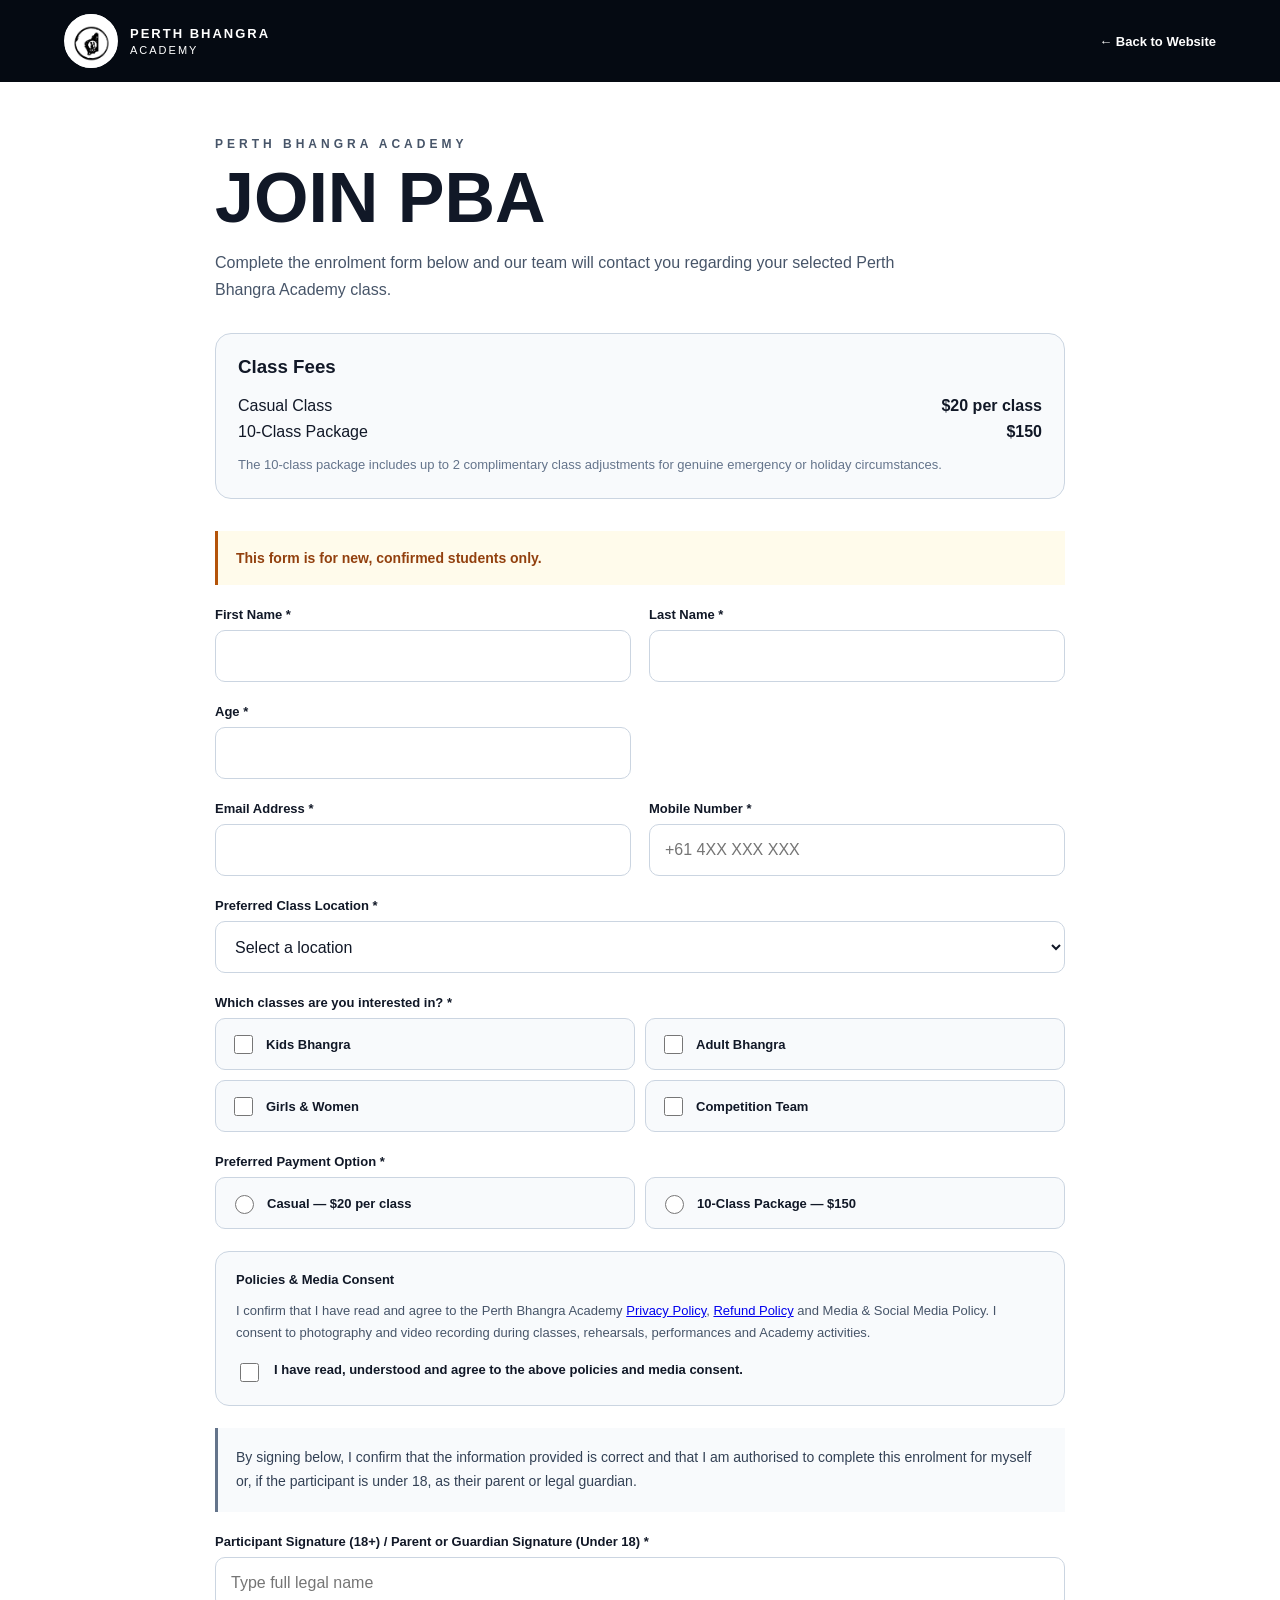
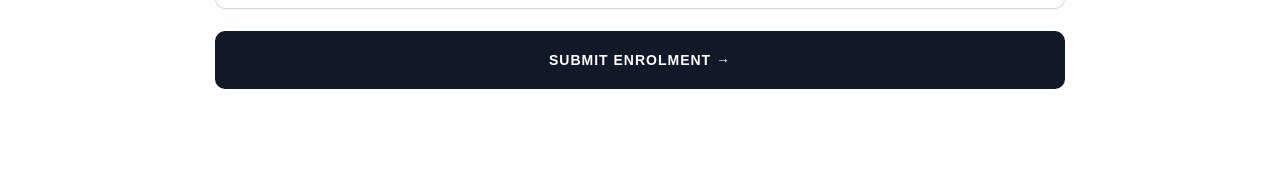
<file: enrol.html>
<!DOCTYPE html>
<html lang="en">
<head>

  <meta charset="UTF-8">

  <meta
    name="viewport"
    content="width=device-width, initial-scale=1.0">

  <title>
    Enrol | Perth Bhangra Academy
  </title>

  <meta
    name="description"
    content="Enrol in Bhangra classes with Perth Bhangra Academy in Canning Vale, Brabham and Piara Waters, Western Australia.">

  <style>

    * {
      box-sizing: border-box;
    }

    body {
      margin: 0;
      background: #ffffff;
      color: #111827;
      font-family: Arial, sans-serif;
    }

    .topbar {
      min-height: 82px;
      display: flex;
      align-items: center;
      justify-content: space-between;
      gap: 20px;
      padding: 12px 5vw;
      background: #050a12;
      color: #ffffff;
    }

    .brand {
      display: flex;
      align-items: center;
      gap: 12px;
      color: #ffffff;
      text-decoration: none;
    }

    .brand img {
      width: 54px;
      height: 54px;
      object-fit: contain;
      border-radius: 50%;
      background: #ffffff;
    }

    .brand strong {
      display: block;
      font-size: 13px;
      letter-spacing: 2px;
      text-transform: uppercase;
    }

    .brand span {
      display: block;
      margin-top: 3px;
      font-size: 11px;
      letter-spacing: 2px;
      text-transform: uppercase;
    }

    .back-link {
      color: #ffffff;
      text-decoration: none;
      font-size: 13px;
      font-weight: 700;
    }

    main {
      padding: 55px 20px 80px;
    }

    .form-wrap {
      max-width: 850px;
      margin: 0 auto;
    }

    .eyebrow {
      margin-bottom: 12px;
      color: #475569;
      font-size: 12px;
      font-weight: 700;
      letter-spacing: 4px;
      text-transform: uppercase;
    }

    h1 {
      margin: 0 0 14px;
      color: #111827;
      font-size: clamp(42px, 7vw, 70px);
      line-height: 1;
      text-transform: uppercase;
    }

    .intro {
      max-width: 700px;
      margin-bottom: 30px;
      color: #475569;
      line-height: 1.7;
    }

    .fee-box {
      margin: 25px 0 32px;
      padding: 22px;
      border: 1px solid #cbd5e1;
      border-radius: 16px;
      background: #f8fafc;
    }

    .fee-box h3 {
      margin-top: 0;
    }

    .fee-row {
      display: flex;
      justify-content: space-between;
      gap: 15px;
      margin: 8px 0;
    }

    .fee-note {
      margin-top: 14px;
      color: #64748b;
      font-size: 13px;
      line-height: 1.6;
    }

    form {
      display: grid;
      gap: 22px;
    }

    .row {
      display: grid;
      grid-template-columns: 1fr 1fr;
      gap: 18px;
    }

    .field {
      display: grid;
      gap: 8px;
    }

    label,
    .field-title {
      color: #111827;
      font-size: 13px;
      font-weight: 700;
    }

    input,
    select {
      width: 100%;
      min-height: 52px;
      padding: 0 15px;
      border: 1px solid #cbd5e1;
      border-radius: 10px;
      background: #ffffff;
      color: #111827;
      font-size: 16px;
    }

    input:focus,
    select:focus {
      border-color: #64748b;
      outline: none;
    }

    .option-grid {
      display: grid;
      grid-template-columns: 1fr 1fr;
      gap: 10px;
    }

    .option {
      min-height: 52px;
      display: flex;
      align-items: center;
      gap: 10px;
      padding: 12px 14px;
      border: 1px solid #cbd5e1;
      border-radius: 10px;
      background: #f8fafc;
      cursor: pointer;
    }

    .option input,
    .agreement input {
      width: 19px;
      height: 19px;
      min-height: auto;
    }

    .guardian-field {
      display: none;
    }

    .guardian-field.show {
      display: grid;
    }

    .consent-box {
      padding: 20px;
      border: 1px solid #cbd5e1;
      border-radius: 14px;
      background: #f8fafc;
    }

    .consent-box p {
      color: #475569;
      font-size: 13px;
      line-height: 1.7;
    }

    .agreement {
      display: flex;
      align-items: flex-start;
      gap: 12px;
      margin-top: 16px;
      line-height: 1.5;
    }

    .declaration {
      padding: 18px;
      border-left: 3px solid #64748b;
      background: #f8fafc;
      color: #334155;
      font-size: 14px;
      line-height: 1.7;
    }

        .form-notice {
                padding: 16px 18px;
                border-left: 3px solid #b45309;
                background: #fffbeb;
                color: #92400e;
                font-size: 14px;
                font-weight: 700;
                line-height: 1.6;
        }

    .submit-button {
      min-height: 58px;
      border: 0;
      border-radius: 10px;
      background: #111827;
      color: #ffffff;
      font-size: 14px;
      font-weight: 800;
      letter-spacing: 1px;
      cursor: pointer;
    }

    .submit-button:disabled {
      opacity: .55;
      cursor: wait;
    }

    .error-message {
      display: none;
      padding: 14px;
      border: 1px solid #fecdd3;
      border-radius: 10px;
      background: #fff1f2;
      color: #9f1239;
    }

    .success-screen {
      display: none;
      max-width: 760px;
      margin: 60px auto;
      padding: 45px 25px;
      border: 1px solid #cbd5e1;
      border-radius: 18px;
      text-align: center;
    }

    .success-screen h2 {
      margin-top: 0;
      font-size: clamp(32px, 7vw, 56px);
      text-transform: uppercase;
    }

    .success-screen p {
      color: #475569;
      line-height: 1.7;
    }

    .reference {
      display: inline-block;
      margin: 18px 0;
      padding: 12px 18px;
      border-radius: 8px;
      background: #f1f5f9;
      font-weight: 700;
    }

    iframe {
      display: none;
    }

    @media (max-width: 650px) {

      .topbar {
        padding: 10px 14px;
      }

      .brand strong {
        font-size: 11px;
      }

      .brand span {
        font-size: 9px;
      }

      main {
        padding: 40px 15px 65px;
      }

      .row,
      .option-grid {
        grid-template-columns: 1fr;
      }

      .fee-row {
        flex-direction: column;
        gap: 3px;
      }

    }

  </style>

</head>


<body>

<header class="topbar">

  <a class="brand" href="index.html">

    <img
      src="assets/logo.jpg"
      alt="Perth Bhangra Academy logo">

    <div>
      <strong>Perth Bhangra</strong>
      <span>Academy</span>
    </div>

  </a>

  <a class="back-link" href="index.html">
    ← Back to Website
  </a>

</header>


<main>

<div class="form-wrap" id="formContainer">

  <div class="eyebrow">
    Perth Bhangra Academy
  </div>

  <h1>Join PBA</h1>

  <p class="intro">
    Complete the enrolment form below and our team will contact you
    regarding your selected Perth Bhangra Academy class.
  </p>


  <div class="fee-box">

    <h3>Class Fees</h3>

    <div class="fee-row">
      <span>Casual Class</span>
      <strong>$20 per class</strong>
    </div>

    <div class="fee-row">
      <span>10-Class Package</span>
      <strong>$150</strong>
    </div>

    <div class="fee-note">
      The 10-class package includes up to 2 complimentary class
      adjustments for genuine emergency or holiday circumstances.
    </div>

  </div>


  <form
    id="enrolmentForm"
    action="https://script.google.com/macros/s/AKfycbxFxKBJj5Mkvjsl0TIqxICmW9ugf8nUlTdWgu6gtNLMBhzhvIpOF_Ua1SJkgBRTEuNE/exec"
    method="post"
    target="submissionFrame">

    <div class="form-notice">
      This form is for new, confirmed students only.
    </div>
    
    <div class="row">

      <div class="field">
        <label for="firstName">First Name *</label>
        <input
          id="firstName"
          name="firstName"
          required>
      </div>

      <div class="field">
        <label for="lastName">Last Name *</label>
        <input
          id="lastName"
          name="lastName"
          required>
      </div>

    </div>


    <div class="row">

      <div class="field">
        <label for="age">Age *</label>

        <input
          type="number"
          id="age"
          name="age"
          min="3"
          max="100"
          required>
      </div>

      <div
        class="field guardian-field"
        id="guardianField">

        <label for="guardianName">
          Parent / Guardian Full Name *
        </label>

        <input
          id="guardianName"
          name="guardianName">

      </div>

    </div>


    <div class="row">

      <div class="field">

        <label for="email">
          Email Address *
        </label>

        <input
          type="email"
          id="email"
          name="email"
          required>

      </div>

      <div class="field">

        <label for="phone">
          Mobile Number *
        </label>

        <input
          type="tel"
          id="phone"
          name="phone"
          placeholder="+61 4XX XXX XXX"
          required>

      </div>

    </div>


    <div class="field">

      <label for="classLocation">
        Preferred Class Location *
      </label>

      <select
        id="classLocation"
        name="classLocation"
        required>

        <option value="">
          Select a location
        </option>

        <option value="Canning Vale">
          Canning Vale
        </option>

        <option value="Brabham">
          Brabham
        </option>

      </select>

    </div>


    <div class="field">

      <div class="field-title">
        Which classes are you interested in? *
      </div>

      <div class="option-grid">

        <label class="option">
          <input
            type="checkbox"
            class="class-checkbox"
            value="Kids Bhangra">
          Kids Bhangra
        </label>

        <label class="option">
          <input
            type="checkbox"
            class="class-checkbox"
            value="Adult Bhangra">
          Adult Bhangra
        </label>

        <label class="option">
          <input
            type="checkbox"
            class="class-checkbox"
            value="Girls & Women">
          Girls & Women
        </label>

        <label class="option">
          <input
            type="checkbox"
            class="class-checkbox"
            value="Competition Team">
          Competition Team
        </label>

      </div>

      <input
        type="hidden"
        id="classType"
        name="classType">

    </div>


    <div class="field">

      <div class="field-title">
        Preferred Payment Option *
      </div>

      <div class="option-grid">

        <label class="option">
          <input
            type="radio"
            name="paymentOption"
            value="Casual - $20 per class"
            required>
          Casual — $20 per class
        </label>

        <label class="option">
          <input
            type="radio"
            name="paymentOption"
            value="10-Class Package - $150">
          10-Class Package — $150
        </label>

      </div>

    </div>


    <div class="consent-box">

      <div class="field-title">
        Policies & Media Consent
      </div>

      <p>
        I confirm that I have read and agree to the Perth Bhangra Academy
        <a href="privacy-policy.html" target="_blank" rel="noopener">Privacy Policy</a>, <a href="refund-policy.html" target="_blank" rel="noopener">Refund Policy</a> and Media & Social Media Policy.
        I consent to photography and video recording during classes,
        rehearsals, performances and Academy activities.
      </p>

      <label class="agreement">

        <input
          type="checkbox"
          id="policyConsent"
          required>

        <span>
          I have read, understood and agree to the above policies
          and media consent.
        </span>

      </label>

    </div>


    <div class="declaration">

      By signing below, I confirm that the information provided is
      correct and that I am authorised to complete this enrolment for
      myself or, if the participant is under 18, as their parent or
      legal guardian.

    </div>


    <div class="field">

      <label for="signatureName">
        Participant Signature (18+) /
        Parent or Guardian Signature (Under 18) *
      </label>

      <input
        id="signatureName"
        name="signatureName"
        placeholder="Type full legal name"
        required>

    </div>


    <div
      class="error-message"
      id="errorMessage">
    </div>


    <button
      class="submit-button"
      id="submitButton"
      type="submit">

      SUBMIT ENROLMENT →

    </button>

  </form>

</div>


<div
  class="success-screen"
  id="successScreen">

  <h2>Enrolment Received</h2>

  <p>
    Thank you for joining Perth Bhangra Academy.
    Your enrolment has been received.
  </p>

  <div
    class="reference"
    id="submissionReference">
  </div>

  <p>
    A confirmation has been sent to your email address.
    Our team will contact you regarding your selected class.
  </p>

  <p>
    <a href="index.html">
      Return to Perth Bhangra Academy
    </a>
  </p>

</div>


<iframe
  name="submissionFrame"
  id="submissionFrame"
  title="Submission response">
</iframe>

</main>


<script>

const form =
  document.getElementById('enrolmentForm');

const ageInput =
  document.getElementById('age');

const guardianField =
  document.getElementById('guardianField');

const guardianName =
  document.getElementById('guardianName');

const submitButton =
  document.getElementById('submitButton');

const errorMessage =
  document.getElementById('errorMessage');


ageInput.addEventListener('input', function () {

  const age = Number(this.value);

  if (age && age < 18) {

    guardianField.classList.add('show');
    guardianName.required = true;

  } else {

    guardianField.classList.remove('show');
    guardianName.required = false;
    guardianName.value = '';

  }

});


form.addEventListener('submit', function (event) {

  errorMessage.style.display = 'none';

  const selectedClasses =
    Array.from(
      document.querySelectorAll(
        '.class-checkbox:checked'
      )
    ).map(function (input) {
      return input.value;
    });


  if (!selectedClasses.length) {

    event.preventDefault();

    showError(
      'Please select at least one class.'
    );

    return;
  }


  let phone =
    document
      .getElementById('phone')
      .value
      .replace(/\s+/g, '')
      .replace(/-/g, '');


  if (phone.startsWith('04')) {
    phone = '+61' + phone.substring(1);
  }

  if (phone.startsWith('614')) {
    phone = '+' + phone;
  }


  if (!/^\+614\d{8}$/.test(phone)) {

    event.preventDefault();

    showError(
      'Please enter a valid Australian mobile number.'
    );

    return;
  }


  document.getElementById('phone').value =
    phone;

  document.getElementById('classType').value =
    JSON.stringify(selectedClasses);


  submitButton.disabled = true;
  submitButton.textContent =
    'SUBMITTING...';


 window.setTimeout(function () {

  if (submitButton.disabled) {

    document.getElementById(
      'formContainer'
    ).style.display = 'none';

    document.getElementById(
      'successScreen'
    ).style.display = 'block';

    document.getElementById(
      'submissionReference'
    ).textContent =
      'Enrolment submitted successfully';

    window.scrollTo({
      top: 0,
      behavior: 'smooth'
    });

  }

}, 5000);

});


window.addEventListener(
  'message',
  function (event) {

    const data = event.data;

    if (!data || !data.type) {
      return;
    }


    if (data.type === 'PBA_ENROLMENT_SUCCESS') {

      document.getElementById(
        'formContainer'
      ).style.display = 'none';

      document.getElementById(
        'successScreen'
      ).style.display = 'block';

      document.getElementById(
        'submissionReference'
      ).textContent =
        data.submissionId
          ? 'Reference: ' + data.submissionId
          : 'Enrolment received';

      window.scrollTo({
        top: 0,
        behavior: 'smooth'
      });

    }


    if (data.type === 'PBA_ENROLMENT_ERROR') {

      submitButton.disabled = false;

      submitButton.textContent =
        'SUBMIT ENROLMENT →';

      showError(
        'We could not submit your enrolment. Please try again.'
      );

    }

  }
);


function showError(message) {

  errorMessage.textContent = message;
  errorMessage.style.display = 'block';

}

</script>

</body>
</html>
</file>
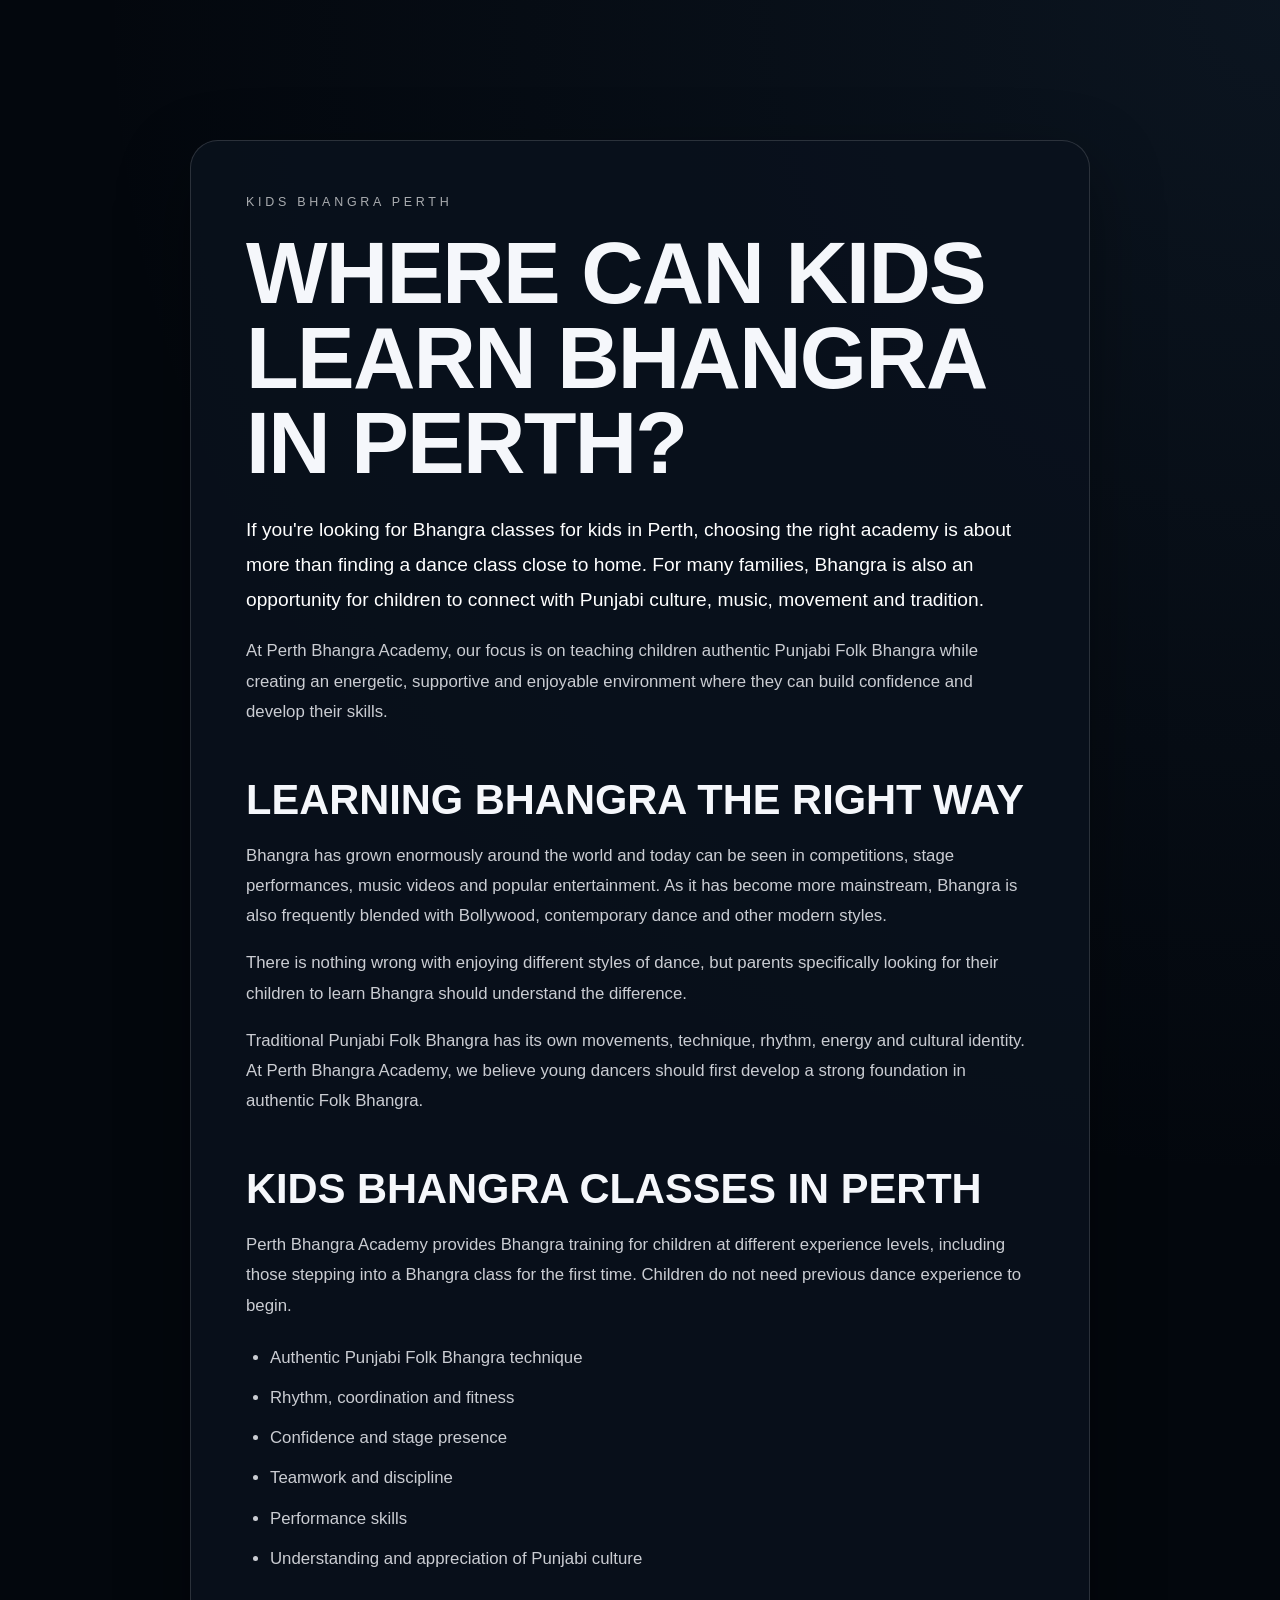
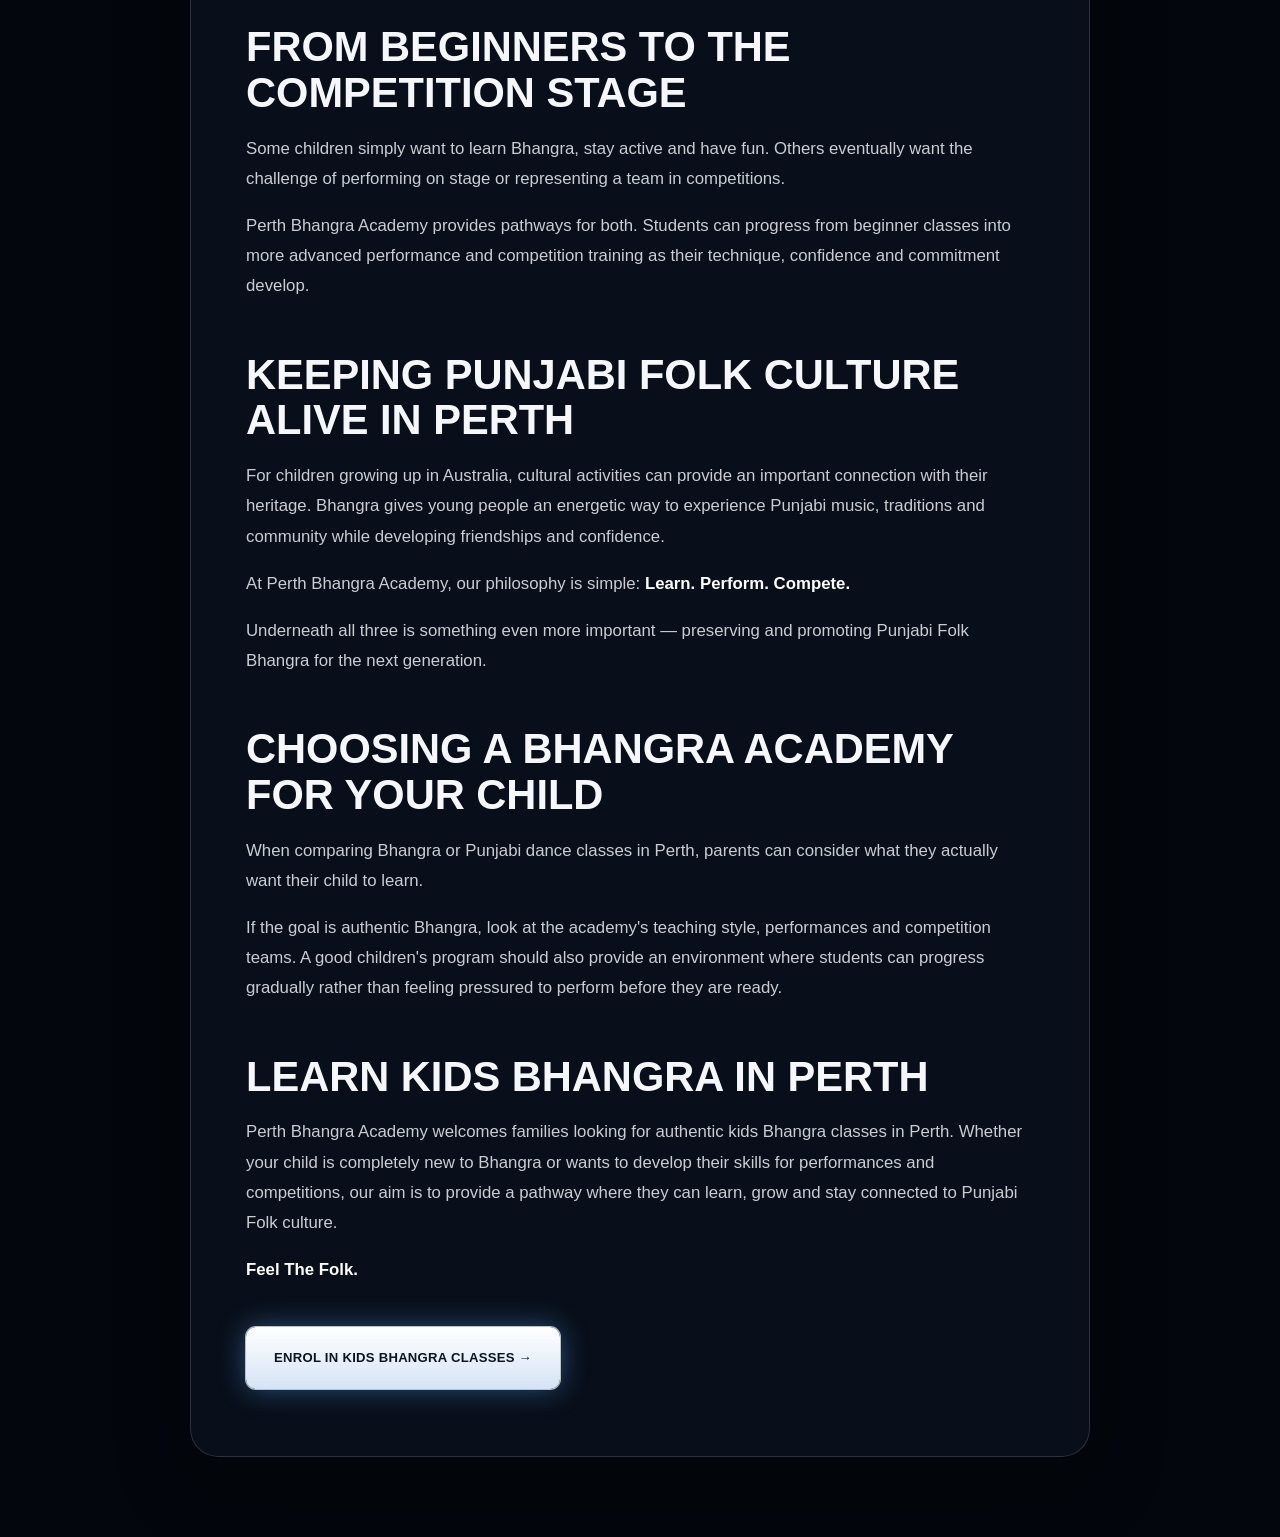
<file: kids-bhangra-classes-perth.html>
<!DOCTYPE html>
<html lang="en">
<head>
  <meta charset="UTF-8" />
  <meta name="viewport" content="width=device-width, initial-scale=1.0" />

  <title>Kids Bhangra Classes Perth | Perth Bhangra Academy</title>

  <meta
    name="description"
    content="Looking for kids Bhangra classes in Perth? Discover authentic Punjabi Folk Bhangra training for children at Perth Bhangra Academy."
  />

  <link rel="canonical" href="https://perthbhangraacademy.com.au/kids-bhangra-classes-perth.html" />

  <link rel="icon" href="/assets/favicon.png" type="image/png">

  <link rel="stylesheet" href="styles.css" />
</head>

<body>

  <main class="blog-page">

    <article class="blog-article">

      <p class="section-kicker">Kids Bhangra Perth</p>

      <h1>Where Can Kids Learn Bhangra in Perth?</h1>

     <p class="blog-intro">
  If you're looking for Bhangra classes for kids in Perth, choosing the right
  academy is about more than finding a dance class close to home. For many
  families, Bhangra is also an opportunity for children to connect with
  Punjabi culture, music, movement and tradition.
</p>

<p>
  At Perth Bhangra Academy, our focus is on teaching children authentic
  Punjabi Folk Bhangra while creating an energetic, supportive and enjoyable
  environment where they can build confidence and develop their skills.
</p>

<h2>Learning Bhangra the Right Way</h2>

<p>
  Bhangra has grown enormously around the world and today can be seen in
  competitions, stage performances, music videos and popular entertainment.
  As it has become more mainstream, Bhangra is also frequently blended with
  Bollywood, contemporary dance and other modern styles.
</p>

<p>
  There is nothing wrong with enjoying different styles of dance, but parents
  specifically looking for their children to learn Bhangra should understand
  the difference.
</p>

<p>
  Traditional Punjabi Folk Bhangra has its own movements, technique, rhythm,
  energy and cultural identity. At Perth Bhangra Academy, we believe young
  dancers should first develop a strong foundation in authentic Folk Bhangra.
</p>

<h2>Kids Bhangra Classes in Perth</h2>

<p>
  Perth Bhangra Academy provides Bhangra training for children at different
  experience levels, including those stepping into a Bhangra class for the
  first time. Children do not need previous dance experience to begin.
</p>

<ul>
  <li>Authentic Punjabi Folk Bhangra technique</li>
  <li>Rhythm, coordination and fitness</li>
  <li>Confidence and stage presence</li>
  <li>Teamwork and discipline</li>
  <li>Performance skills</li>
  <li>Understanding and appreciation of Punjabi culture</li>
</ul>

<h2>From Beginners to the Competition Stage</h2>

<p>
  Some children simply want to learn Bhangra, stay active and have fun.
  Others eventually want the challenge of performing on stage or representing
  a team in competitions.
</p>

<p>
  Perth Bhangra Academy provides pathways for both. Students can progress
  from beginner classes into more advanced performance and competition
  training as their technique, confidence and commitment develop.
</p>

<h2>Keeping Punjabi Folk Culture Alive in Perth</h2>

<p>
  For children growing up in Australia, cultural activities can provide an
  important connection with their heritage. Bhangra gives young people an
  energetic way to experience Punjabi music, traditions and community while
  developing friendships and confidence.
</p>

<p>
  At Perth Bhangra Academy, our philosophy is simple:
  <strong>Learn. Perform. Compete.</strong>
</p>

<p>
  Underneath all three is something even more important — preserving and
  promoting Punjabi Folk Bhangra for the next generation.
</p>

<h2>Choosing a Bhangra Academy for Your Child</h2>

<p>
  When comparing Bhangra or Punjabi dance classes in Perth, parents can
  consider what they actually want their child to learn.
</p>

<p>
  If the goal is authentic Bhangra, look at the academy's teaching style,
  performances and competition teams. A good children's program should also
  provide an environment where students can progress gradually rather than
  feeling pressured to perform before they are ready.
</p>

<h2>Learn Kids Bhangra in Perth</h2>

<p>
  Perth Bhangra Academy welcomes families looking for authentic kids Bhangra
  classes in Perth. Whether your child is completely new to Bhangra or wants
  to develop their skills for performances and competitions, our aim is to
  provide a pathway where they can learn, grow and stay connected to Punjabi
  Folk culture.
</p>

<p>
  <strong>Feel The Folk.</strong>
</p>

<p>
  <a href="enrol.html" class="primary-cta">Enrol in Kids Bhangra Classes →</a>
</p>

    </article>

  </main>

</body>
</html>
</file>
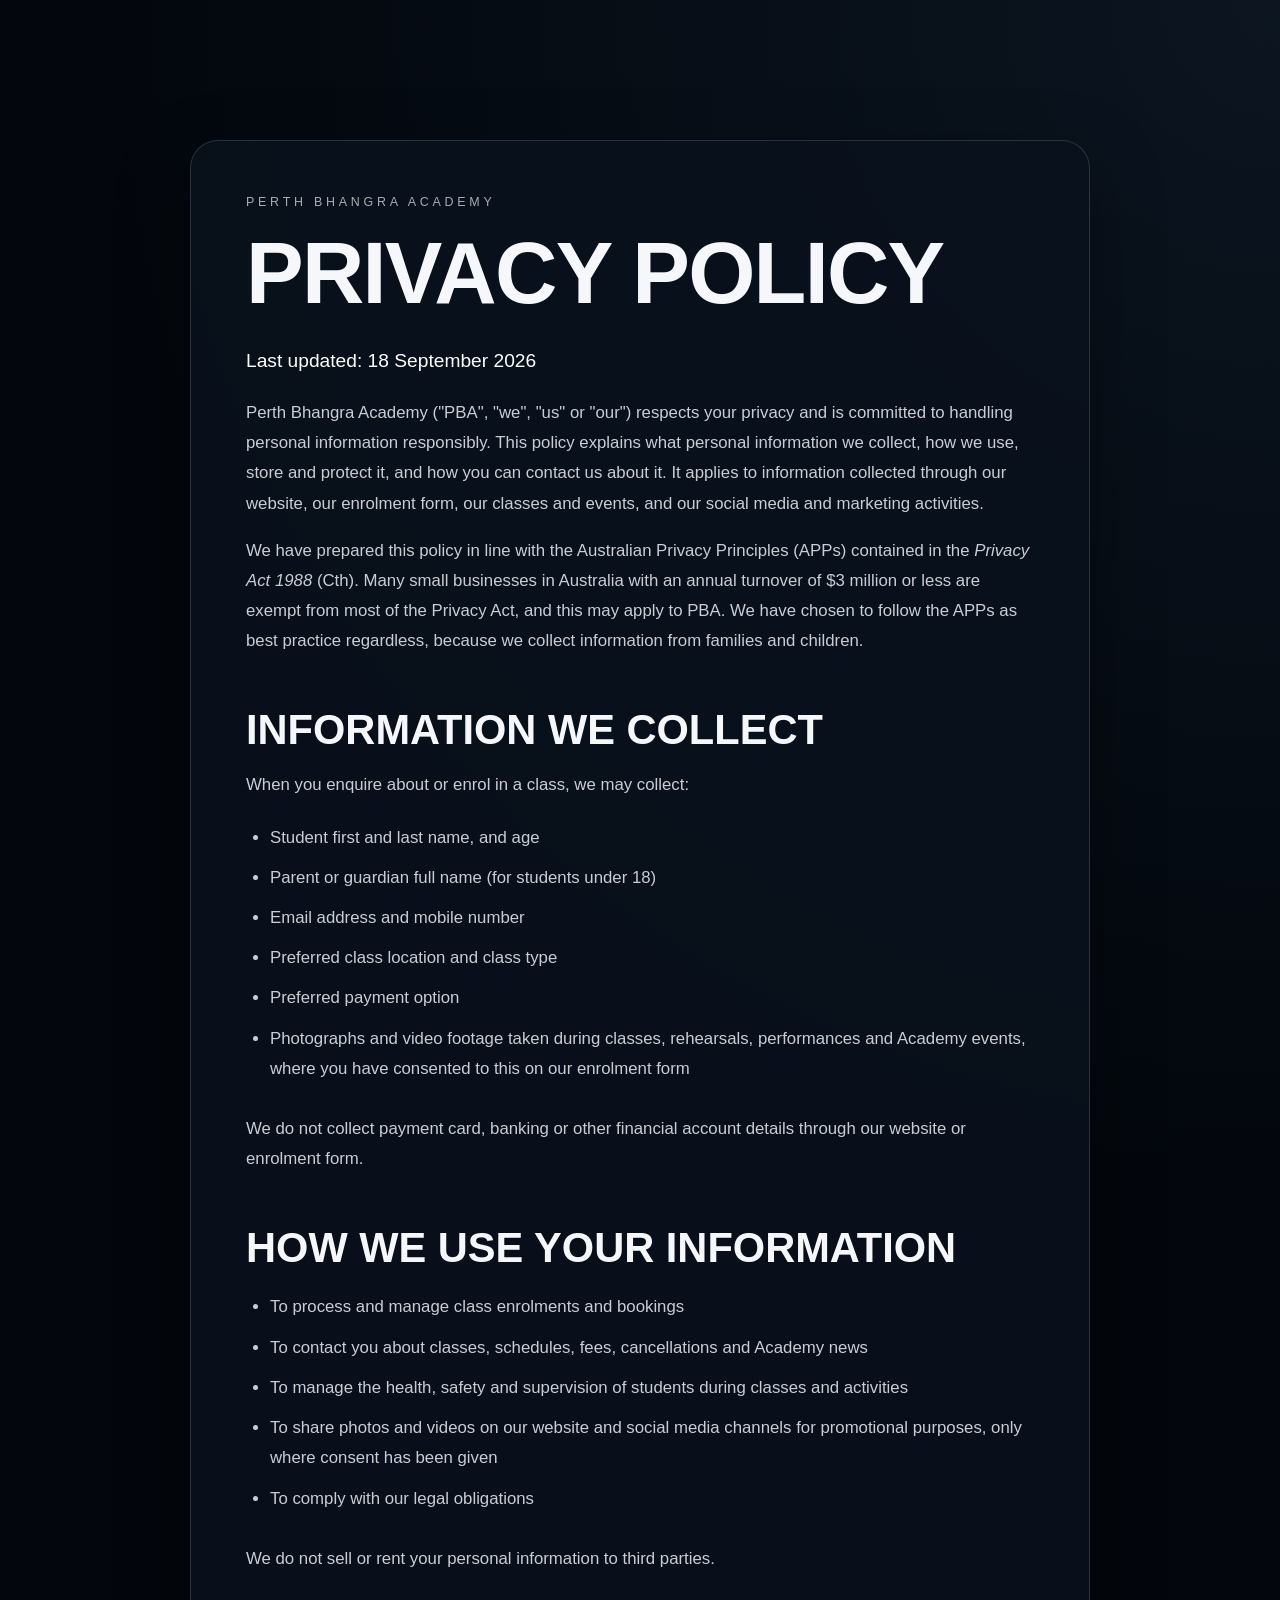
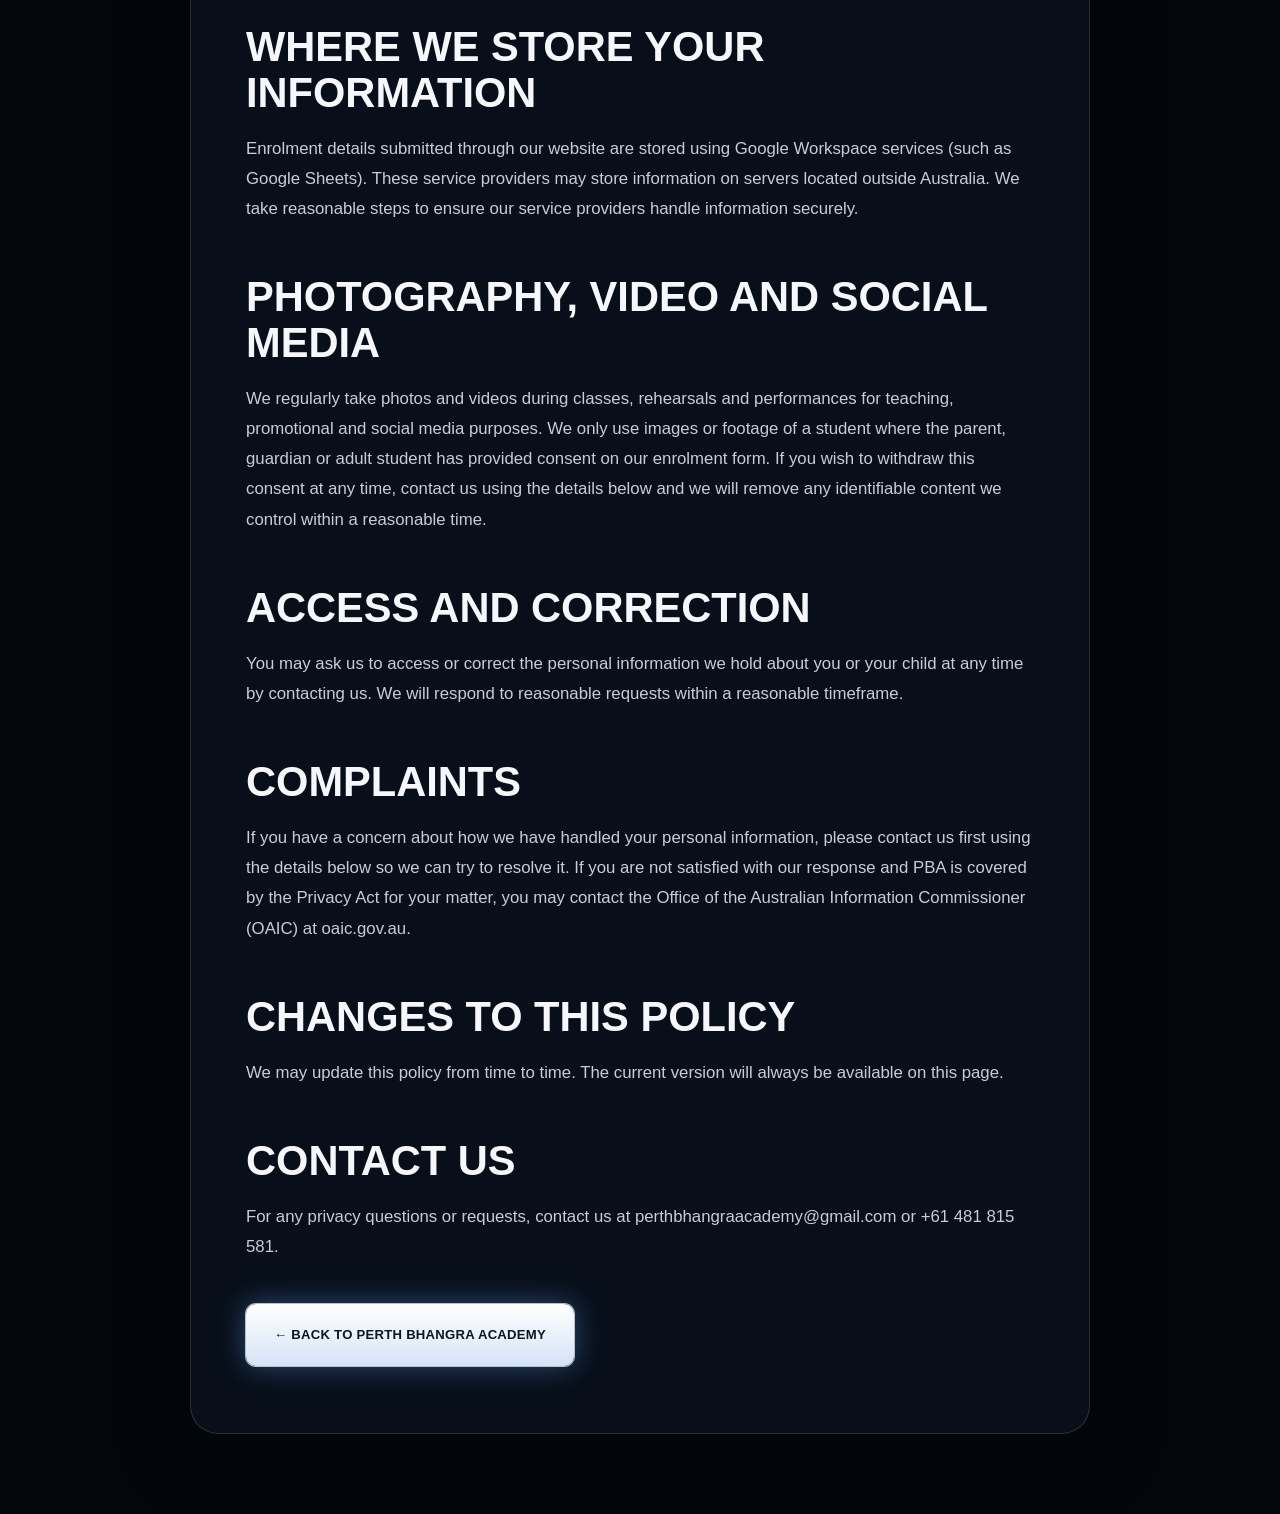
<file: privacy-policy.html>
<!DOCTYPE html>
<html lang="en">
<head>
  <meta charset="UTF-8" />
  <meta name="viewport" content="width=device-width, initial-scale=1.0" />

  <title>Privacy Policy | Perth Bhangra Academy</title>

  <meta
    name="description"
    content="Perth Bhangra Academy's Privacy Policy: what personal information we collect, how we use and store it, and your privacy rights under Australian law."
  />

  <meta name="robots" content="noindex, follow" />

  <link rel="canonical" href="https://perthbhangraacademy.com.au/privacy-policy.html" />

  <link rel="icon" href="/assets/favicon.png" type="image/png">

  <link rel="stylesheet" href="styles.css" />
</head>

<body>

  <main class="blog-page">

    <article class="blog-article">

      <p class="section-kicker">Perth Bhangra Academy</p>

      <h1>Privacy Policy</h1>

      <p class="blog-intro">
        Last updated: 18 September 2026
      </p>

      <p>
        Perth Bhangra Academy ("PBA", "we", "us" or "our") respects your
        privacy and is committed to handling personal information
        responsibly. This policy explains what personal information we
        collect, how we use, store and protect it, and how you can contact
        us about it. It applies to information collected through our
        website, our enrolment form, our classes and events, and our social
        media and marketing activities.
      </p>

      <p>
        We have prepared this policy in line with the Australian Privacy
        Principles (APPs) contained in the <em>Privacy Act 1988</em> (Cth).
        Many small businesses in Australia with an annual turnover of $3
        million or less are exempt from most of the Privacy Act, and this
        may apply to PBA. We have chosen to follow the APPs as best practice
        regardless, because we collect information from families and
        children.
      </p>

      <h2>Information We Collect</h2>

      <p>
        When you enquire about or enrol in a class, we may collect:
      </p>

      <ul>
        <li>Student first and last name, and age</li>
        <li>Parent or guardian full name (for students under 18)</li>
        <li>Email address and mobile number</li>
        <li>Preferred class location and class type</li>
        <li>Preferred payment option</li>
        <li>Photographs and video footage taken during classes, rehearsals, performances and Academy events, where you have consented to this on our enrolment form</li>
      </ul>

      <p>
        We do not collect payment card, banking or other financial account
        details through our website or enrolment form.
      </p>

      <h2>How We Use Your Information</h2>

      <ul>
        <li>To process and manage class enrolments and bookings</li>
        <li>To contact you about classes, schedules, fees, cancellations and Academy news</li>
        <li>To manage the health, safety and supervision of students during classes and activities</li>
        <li>To share photos and videos on our website and social media channels for promotional purposes, only where consent has been given</li>
        <li>To comply with our legal obligations</li>
      </ul>

      <p>
        We do not sell or rent your personal information to third parties.
      </p>

      <h2>Where We Store Your Information</h2>

      <p>
        Enrolment details submitted through our website are stored using
        Google Workspace services (such as Google Sheets). These
        service providers may store information on servers located outside
        Australia. We take reasonable steps to ensure our service providers
        handle information securely.
      </p>

      <h2>Photography, Video and Social Media</h2>

      <p>
        We regularly take photos and videos during classes, rehearsals and
        performances for teaching, promotional and social media purposes.
        We only use images or footage of a student where the parent,
        guardian or adult student has provided consent on our enrolment
        form. If you wish to withdraw this consent at any time, contact us
        using the details below and we will remove any identifiable content
        we control within a reasonable time.
      </p>

      <h2>Access and Correction</h2>

      <p>
        You may ask us to access or correct the personal information we
        hold about you or your child at any time by contacting us. We will
        respond to reasonable requests within a reasonable timeframe.
      </p>

      <h2>Complaints</h2>

      <p>
        If you have a concern about how we have handled your personal
        information, please contact us first using the details below so we
        can try to resolve it. If you are not satisfied with our response
        and PBA is covered by the Privacy Act for your matter, you may
        contact the Office of the Australian Information Commissioner
        (OAIC) at
        <a href="https://www.oaic.gov.au" target="_blank" rel="noopener">oaic.gov.au</a>.
      </p>

      <h2>Changes to This Policy</h2>

      <p>
        We may update this policy from time to time. The current version
        will always be available on this page.
      </p>

      <h2>Contact Us</h2>

      <p>
        For any privacy questions or requests, contact us at
        <a href="mailto:perthbhangraacademy@gmail.com">perthbhangraacademy@gmail.com</a>
        or <a href="tel:+61481815581">+61 481 815 581</a>.
      </p>

      <p>
        <a href="index.html" class="primary-cta">← Back to Perth Bhangra Academy</a>
      </p>

    </article>

  </main>

</body>
</html>
</file>
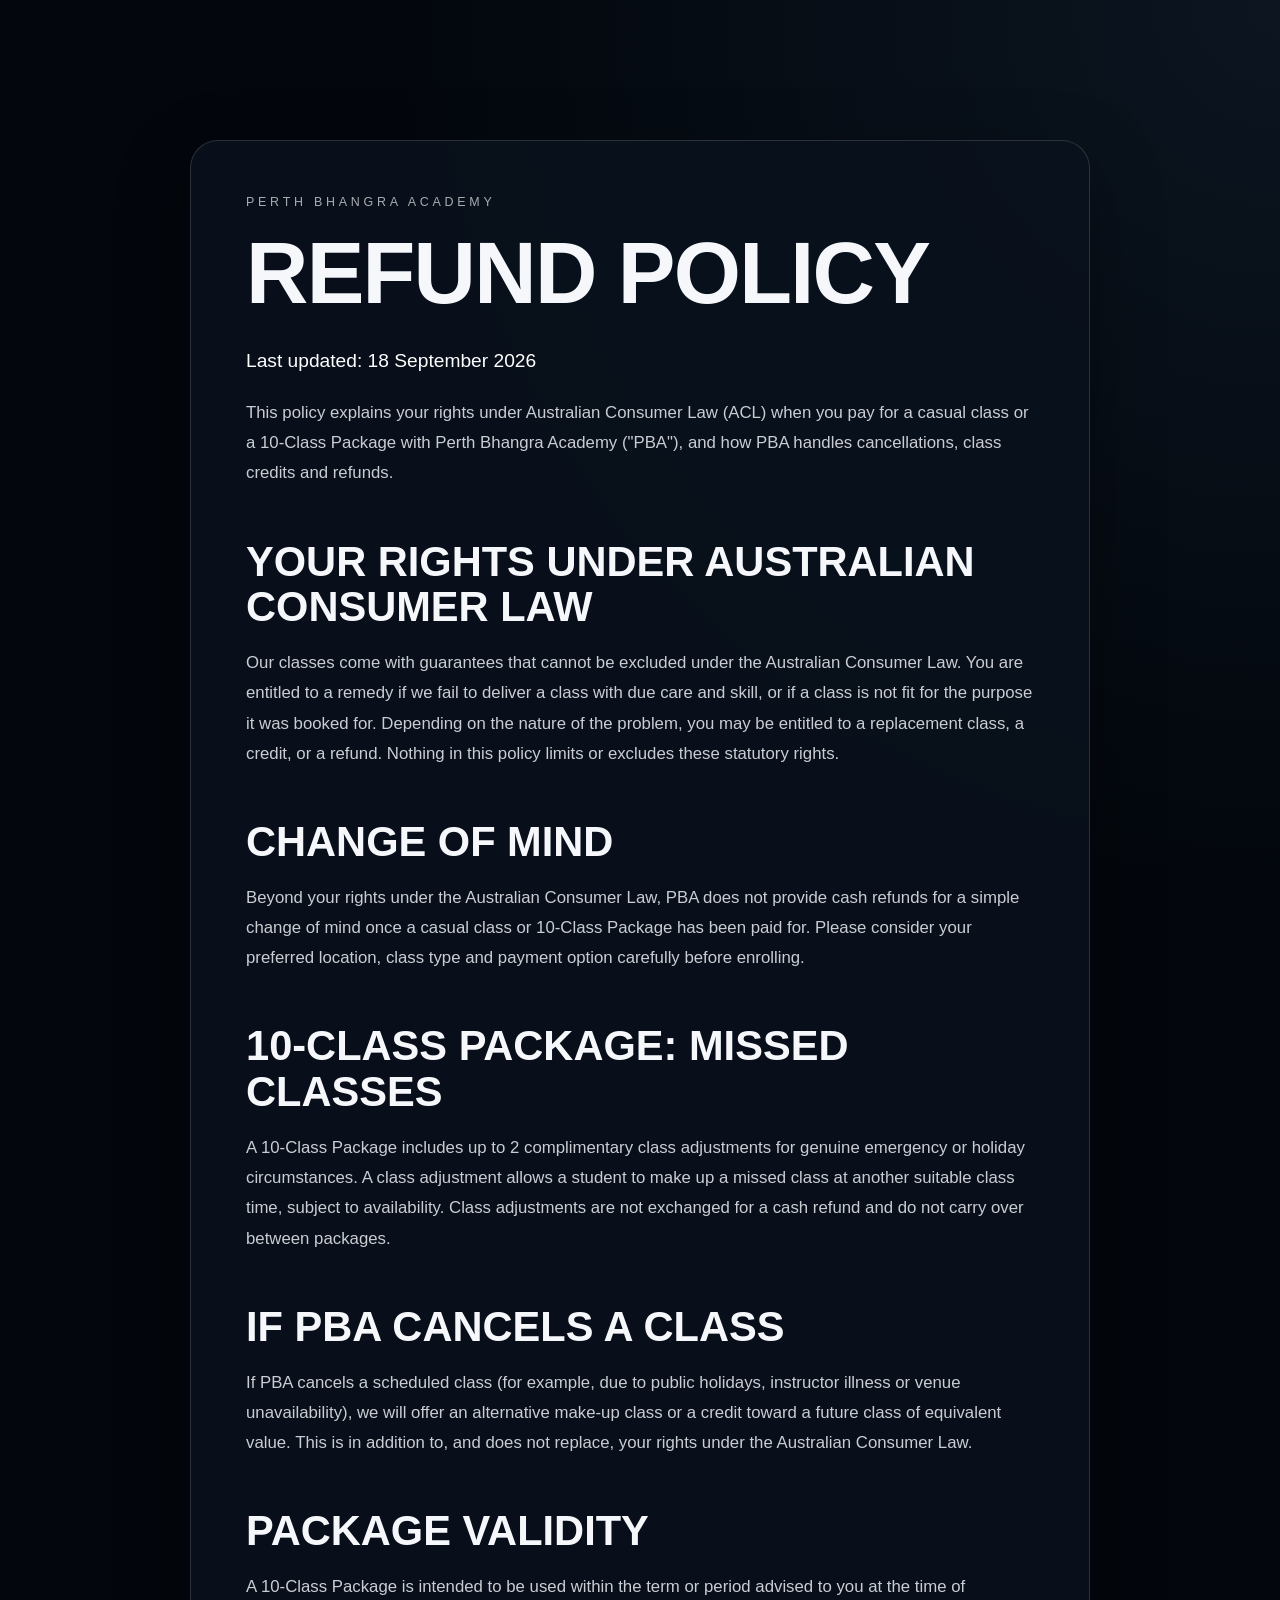
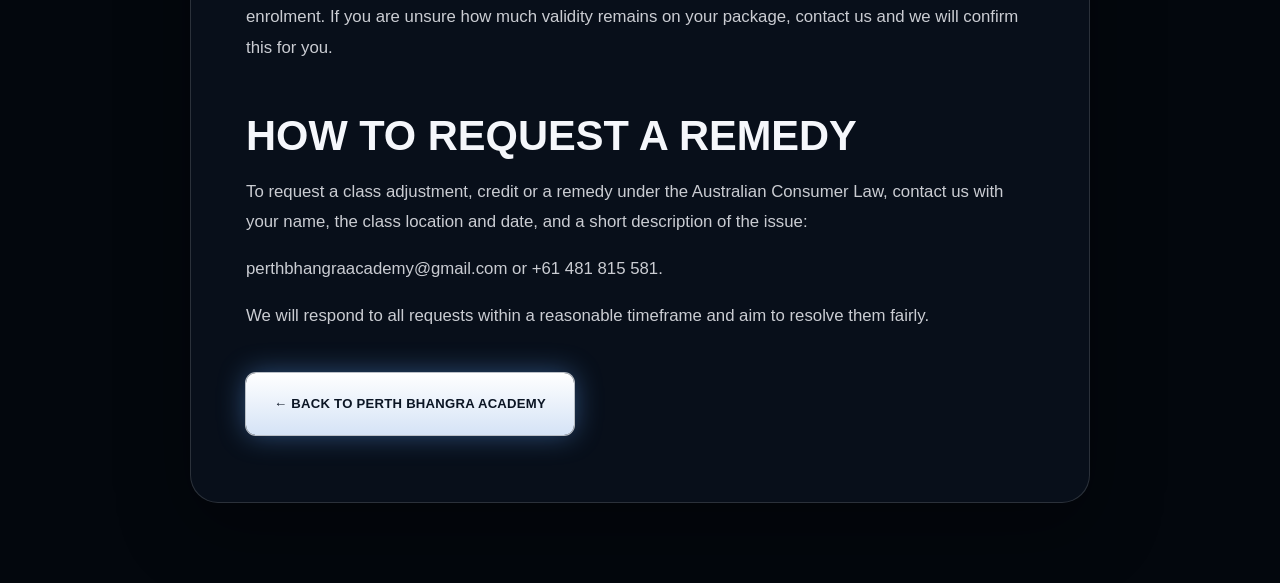
<file: refund-policy.html>
<!DOCTYPE html>
<html lang="en">
<head>
  <meta charset="UTF-8" />
  <meta name="viewport" content="width=device-width, initial-scale=1.0" />

  <title>Refund Policy | Perth Bhangra Academy</title>

  <meta
    name="description"
    content="Perth Bhangra Academy's Refund Policy: your rights under Australian Consumer Law, and our policy on class credits, cancellations and refunds."
  />

  <meta name="robots" content="noindex, follow" />

  <link rel="canonical" href="https://perthbhangraacademy.com.au/refund-policy.html" />

  <link rel="icon" href="/assets/favicon.png" type="image/png">

  <link rel="stylesheet" href="styles.css" />
</head>

<body>

  <main class="blog-page">

    <article class="blog-article">

      <p class="section-kicker">Perth Bhangra Academy</p>

      <h1>Refund Policy</h1>

      <p class="blog-intro">
        Last updated: 18 September 2026
      </p>

      <p>
        This policy explains your rights under Australian Consumer Law
        (ACL) when you pay for a casual class or a 10-Class Package with
        Perth Bhangra Academy ("PBA"), and how PBA handles cancellations,
        class credits and refunds.
      </p>

      <h2>Your Rights Under Australian Consumer Law</h2>

      <p>
        Our classes come with guarantees that cannot be excluded under the
        Australian Consumer Law. You are entitled to a remedy if we fail to
        deliver a class with due care and skill, or if a class is not fit
        for the purpose it was booked for. Depending on the nature of the
        problem, you may be entitled to a replacement class, a credit, or a
        refund. Nothing in this policy limits or excludes these statutory
        rights.
      </p>

      <h2>Change of Mind</h2>

      <p>
        Beyond your rights under the Australian Consumer Law, PBA does not
        provide cash refunds for a simple change of mind once a casual
        class or 10-Class Package has been paid for. Please consider your
        preferred location, class type and payment option carefully before
        enrolling.
      </p>

      <h2>10-Class Package: Missed Classes</h2>

      <p>
        A 10-Class Package includes up to 2 complimentary class
        adjustments for genuine emergency or holiday circumstances. A class
        adjustment allows a student to make up a missed class at another
        suitable class time, subject to availability. Class adjustments
        are not exchanged for a cash refund and do not carry over between
        packages.
      </p>

      <h2>If PBA Cancels a Class</h2>

      <p>
        If PBA cancels a scheduled class (for example, due to public
        holidays, instructor illness or venue unavailability), we will
        offer an alternative make-up class or a credit toward a future
        class of equivalent value. This is in addition to, and does not
        replace, your rights under the Australian Consumer Law.
      </p>

      <h2>Package Validity</h2>

      <p>
        A 10-Class Package is intended to be used within the term or
        period advised to you at the time of enrolment. If you are unsure
        how much validity remains on your package, contact us and we will
        confirm this for you.
      </p>

      <h2>How to Request a Remedy</h2>

      <p>
        To request a class adjustment, credit or a remedy under the
        Australian Consumer Law, contact us with your name, the class
        location and date, and a short description of the issue:
      </p>

      <p>
        <a href="mailto:perthbhangraacademy@gmail.com">perthbhangraacademy@gmail.com</a>
        or <a href="tel:+61481815581">+61 481 815 581</a>.
      </p>

      <p>
        We will respond to all requests within a reasonable timeframe and
        aim to resolve them fairly.
      </p>

      <p>
        <a href="index.html" class="primary-cta">← Back to Perth Bhangra Academy</a>
      </p>

    </article>

  </main>

</body>
</html>
</file>
<file: styles.css>
:root {
  --background: #03070d;
  --background-soft: #08111d;
  --panel: rgba(15, 23, 36, 0.52);
  --panel-strong: rgba(10, 18, 31, 0.82);
  --white: #f7f9ff;
  --muted: #aab5c7;
  --line: rgba(220, 233, 255, 0.3);
  --blue: #a9cfff;
  --blue-strong: #78b7ff;
  --blue-glow: rgba(102, 173, 255, 0.65);
}

* {
  box-sizing: border-box;
}

html {
  scroll-behavior: smooth;
}

body {
  margin: 0;
  color: var(--white);
  background:
    radial-gradient(circle at 80% 8%, rgba(31, 84, 138, 0.18), transparent 26%),
    var(--background);
  font-family: "Inter", sans-serif;
  overflow-x: hidden;
}

body.menu-open {
  overflow: hidden;
}

a {
  color: inherit;
  text-decoration: none;
}

img {
  display: block;
  max-width: 100%;
}

.page-loader {
  position: fixed;
  inset: 0;
  z-index: 9999;
  display: grid;
  place-items: center;
  background: #000;
  transition: opacity 0.7s ease, visibility 0.7s ease;
}

.page-loader img {
  width: 140px;
  aspect-ratio: 1;
  object-fit: contain;
  border-radius: 50%;
  filter: invert(1);
  animation: loaderPulse 1.2s ease-in-out infinite alternate;
}

.page-loader.hidden {
  opacity: 0;
  visibility: hidden;
}

@keyframes loaderPulse {
  from {
    opacity: 0.45;
    transform: scale(0.96);
  }

  to {
    opacity: 1;
    transform: scale(1.03);
  }
}

.glass-nav {
  position: fixed;
  top: 18px;
  left: 2.4vw;
  right: 2.4vw;
  z-index: 1000;
  min-height: 86px;
  display: grid;
  grid-template-columns: auto 1fr auto;
  align-items: center;
  gap: 24px;
  padding: 12px 20px;
  border: 1px solid rgba(214, 229, 255, 0.36);
  border-radius: 32px;
  background: linear-gradient(
    100deg,
    rgba(3, 8, 16, 0.84),
    rgba(15, 22, 35, 0.55),
    rgba(72, 17, 39, 0.48)
  );
  backdrop-filter: blur(20px);
  box-shadow:
    inset 0 1px 0 rgba(255, 255, 255, 0.08),
    0 18px 50px rgba(0, 0, 0, 0.26);
  transition: top 0.3s ease, background 0.3s ease;
}

.glass-nav.scrolled {
  top: 8px;
  background: rgba(4, 9, 17, 0.9);
}

.brand {
  display: flex;
  align-items: center;
  gap: 14px;
}

.brand-logo {
  width: 62px;
  height: 62px;
  overflow: hidden;
  border: 2px solid rgba(255, 255, 255, 0.9);
  border-radius: 50%;
  background: #fff;
  box-shadow: 0 0 25px rgba(157, 202, 255, 0.18);
}

.brand-logo img {
  width: 100%;
  height: 100%;
  object-fit: cover;
}

.brand-copy {
  display: grid;
  gap: 1px;
  text-transform: uppercase;
  letter-spacing: 0.18em;
}

.brand-copy strong {
  font-size: 0.82rem;
}

.brand-copy small {
  font-size: 0.78rem;
}

.main-nav {
  justify-self: center;
  display: flex;
  align-items: center;
  gap: 28px;
  font-size: 0.8rem;
  font-weight: 500;
}

.main-nav a {
  position: relative;
  padding: 12px 0;
  color: rgba(255, 255, 255, 0.9);
}

.main-nav a::after {
  content: "";
  position: absolute;
  left: 0;
  right: 100%;
  bottom: 4px;
  height: 2px;
  background: var(--white);
  transition: right 0.25s ease;
}

.main-nav a:hover::after,
.main-nav a.active::after {
  right: 0;
}

.nav-actions {
  display: flex;
  align-items: center;
  gap: 14px;
}

.social-links {
  display: flex;
  gap: 8px;
}

.social-links a {
  width: 34px;
  height: 34px;
  display: grid;
  place-items: center;
  border: 1px solid rgba(255, 255, 255, 0.18);
  border-radius: 50%;
  background: rgba(255, 255, 255, 0.09);
  font-size: 0.63rem;
  font-weight: 700;
}

.nav-join {
  min-height: 44px;
  display: inline-flex;
  align-items: center;
  gap: 12px;
  padding: 0 20px;
  border: 1px solid rgba(227, 238, 255, 0.5);
  border-radius: 22px;
  background: rgba(255, 255, 255, 0.08);
  font-size: 0.75rem;
  font-weight: 700;
  text-transform: uppercase;
  box-shadow: 0 0 22px rgba(114, 178, 255, 0.16);
}

.menu-button {
  display: none;
  border: 0;
  background: transparent;
  padding: 8px;
}

.menu-button span {
  width: 28px;
  height: 2px;
  display: block;
  margin: 6px 0;
  background: var(--white);
  transition: 0.3s ease;
}

.hero {
  position: relative;
  min-height: 100svh;
  padding: 160px 7vw 42px;
  overflow: hidden;
  isolation: isolate;
}

.hero-image {
  position: absolute;
  inset: 0;
  z-index: -5;
  background-image: url("assets/hero.jpg");
  background-size: cover;
  background-position: 68% center;
  transform: scale(1.06);
  animation: heroZoom 14s ease-out forwards;
}

@keyframes heroZoom {
  to {
    transform: scale(1);
  }
}

.hero-darken {
  position: absolute;
  inset: 0;
  z-index: -4;
  background:
    linear-gradient(90deg, rgba(0, 4, 10, 0.96) 0%, rgba(0, 6, 13, 0.84) 31%, rgba(0, 8, 16, 0.18) 70%),
    linear-gradient(0deg, rgba(0, 4, 10, 0.98) 0%, rgba(0, 5, 12, 0.08) 58%);
}

.tech-grid {
  position: absolute;
  inset: 0;
  z-index: -3;
  opacity: 0.16;
  background-image:
    radial-gradient(circle, rgba(119, 185, 255, 0.8) 1px, transparent 1.5px);
  background-size: 24px 24px;
  mask-image: linear-gradient(90deg, black, transparent 45%, black);
}

.orbit {
  position: absolute;
  z-index: -2;
  border: 1px solid rgba(167, 211, 255, 0.22);
  border-radius: 50%;
  pointer-events: none;
}

.orbit-one {
  width: 760px;
  height: 760px;
  right: 6vw;
  top: 10vh;
}

.orbit-two {
  width: 520px;
  height: 520px;
  right: 20vw;
  top: 20vh;
}

.hero-content {
  position: relative;
  z-index: 2;
  max-width: 700px;
  padding-top: 7vh;
}

.hero-kicker,
.section-kicker {
  margin: 0 0 18px;
  color: #eaf2ff;
  font-size: 0.8rem;
  font-weight: 500;
  letter-spacing: 0.36em;
  text-transform: uppercase;
}

.hero-kicker {
  display: flex;
  align-items: center;
  gap: 16px;
}

.hero-kicker::after {
  content: "";
  width: 42px;
  height: 1px;
  background: rgba(255, 255, 255, 0.65);
}

.hero-title {
  margin: 0;
  font-family: "Oswald", sans-serif;
  font-size: clamp(5.4rem, 9.2vw, 10.6rem);
  font-weight: 700;
  line-height: 0.86;
  letter-spacing: -0.055em;
  text-transform: uppercase;
}

.title-line {
  display: block;
}

.metallic {
  color: transparent;
  background:
    linear-gradient(
      180deg,
      #ffffff 0%,
      #dceaff 34%,
      #6f98ca 67%,
      #f4f8ff 100%
    );
  -webkit-background-clip: text;
  background-clip: text;
  filter: drop-shadow(0 0 12px rgba(120, 182, 255, 0.28));
  text-shadow:
    0 1px 0 #fff,
    0 0 16px rgba(82, 153, 255, 0.45);
}

.hero-subtitle {
  margin: 26px 0 0;
  color: #e7edf7;
  font-size: clamp(0.95rem, 1.35vw, 1.25rem);
  letter-spacing: 0.2em;
  line-height: 1.7;
  text-transform: uppercase;
}

.hero-tags {
  margin: 25px 0;
  color: #f4f7ff;
  font-size: 1rem;
  letter-spacing: 0.24em;
  text-transform: uppercase;
}

.hero-tags b {
  margin: 0 10px;
  color: var(--blue);
}

.hero-buttons {
  display: flex;
  flex-wrap: wrap;
  gap: 18px;
}

.primary-cta,
.video-cta {
  min-height: 62px;
  display: inline-flex;
  align-items: center;
  justify-content: center;
  gap: 18px;
  padding: 0 28px;
  border-radius: 10px;
  font-size: 0.82rem;
  font-weight: 700;
  letter-spacing: 0.02em;
  text-transform: uppercase;
  transition: transform 0.25s ease, box-shadow 0.25s ease;
}

.primary-cta {
  color: #0b1524;
  background: linear-gradient(180deg, #ffffff, #d5e3f6);
  box-shadow:
    0 0 0 1px rgba(255, 255, 255, 0.7),
    0 0 28px rgba(98, 167, 255, 0.42);
}

.video-cta {
  min-width: 220px;
  border: 1px solid rgba(216, 232, 255, 0.6);
  background: rgba(4, 12, 24, 0.32);
  backdrop-filter: blur(8px);
}

.primary-cta:hover,
.video-cta:hover {
  transform: translateY(-3px);
}

.play-icon {
  width: 34px;
  height: 34px;
  display: grid;
  place-items: center;
  border: 1px solid rgba(255, 255, 255, 0.75);
  border-radius: 50%;
  font-size: 0.7rem;
}

.folk-script {
  position: absolute;
  top: 16%;
  right: 6vw;
  display: grid;
  justify-items: end;
  font-family: cursive;
  font-size: clamp(2.4rem, 4vw, 5rem);
  font-style: italic;
  line-height: 0.7;
  transform: rotate(-6deg);
  text-shadow: 0 0 16px rgba(255, 255, 255, 0.2);
}

.folk-script span:last-child {
  margin-right: 16px;
}

.side-message {
  position: absolute;
  right: 1.4vw;
  top: 34%;
  margin: 0;
  writing-mode: vertical-rl;
  transform: rotate(180deg);
  font-size: 0.65rem;
  letter-spacing: 0.25em;
  text-transform: uppercase;
}

.slide-index {
  position: absolute;
  left: 2vw;
  top: 43%;
  display: grid;
  gap: 25px;
  color: rgba(255, 255, 255, 0.28);
  font-size: 0.78rem;
}

.slide-index .current {
  color: white;
  font-weight: 700;
}

.slide-index i {
  width: 1px;
  height: 45px;
  margin-left: 8px;
  background:
    linear-gradient(
      to bottom,
      white,
      var(--blue-strong),
      rgba(255, 255, 255, 0.2)
    );
  box-shadow: 0 0 12px var(--blue-glow);
}

.scroll-cue {
  position: absolute;
  left: 2.5vw;
  bottom: 7vh;
  display: flex;
  align-items: center;
  gap: 16px;
}

.mouse-shape {
  width: 34px;
  height: 57px;
  display: grid;
  place-items: start center;
  padding-top: 11px;
  border: 1px solid rgba(255, 255, 255, 0.9);
  border-radius: 18px;
}

.mouse-shape i {
  width: 4px;
  height: 9px;
  border-radius: 4px;
  background: white;
  animation: wheelMove 1.5s ease-in-out infinite;
}

@keyframes wheelMove {
  0%,
  100% {
    transform: translateY(0);
    opacity: 0.4;
  }

  50% {
    transform: translateY(14px);
    opacity: 1;
  }
}

.scroll-cue small {
  font-size: 0.65rem;
  letter-spacing: 0.18em;
  line-height: 1.5;
  text-transform: uppercase;
}

.stats-glass {
  position: absolute;
  z-index: 3;
  left: 14vw;
  right: 4.5vw;
  bottom: 4vh;
  min-height: 132px;
  display: grid;
  grid-template-columns: repeat(5, 1fr) 1.25fr;
  align-items: stretch;
  overflow: hidden;
  border: 1px solid rgba(209, 227, 255, 0.62);
  border-radius: 22px;
  background:
    linear-gradient(180deg, rgba(23, 35, 51, 0.72), rgba(5, 13, 25, 0.82));
  backdrop-filter: blur(18px);
  box-shadow:
    inset 0 1px 0 rgba(255, 255, 255, 0.12),
    0 16px 60px rgba(0, 0, 0, 0.35),
    0 0 26px rgba(111, 176, 255, 0.24);
}

.stats-glass article {
  min-width: 0;
  display: flex;
  align-items: center;
  gap: 16px;
  padding: 24px;
  border-right: 1px solid rgba(255, 255, 255, 0.13);
}

.stats-glass article:last-child {
  border-right: 0;
}

.stat-icon {
  flex: 0 0 auto;
  font-size: 2rem;
  color: #eaf3ff;
}

.stats-glass small {
  display: block;
  margin-bottom: 2px;
  color: #d7e1ef;
  font-size: 0.65rem;
  letter-spacing: 0.14em;
  text-transform: uppercase;
}

.stats-glass strong {
  display: block;
  font-size: clamp(1.5rem, 2vw, 2.4rem);
  line-height: 1;
}

.stats-glass p {
  margin: 9px 0 0;
  color: var(--muted);
  font-size: 0.72rem;
  line-height: 1.35;
}

.cup-stat strong {
  font-size: clamp(1.05rem, 1.35vw, 1.55rem);
  line-height: 1.1;
}

.reveal-up {
  opacity: 0;
  transform: translateY(36px);
  animation: revealUp 0.85s ease forwards;
  animation-delay: 0.5s;
}

.delay-1 {
  animation-delay: 0.62s;
}

.delay-2 {
  animation-delay: 0.74s;
}

.delay-3 {
  animation-delay: 0.86s;
}

.delay-4 {
  animation-delay: 0.98s;
}

.delay-5 {
  animation-delay: 1.1s;
}

@keyframes revealUp {
  to {
    opacity: 1;
    transform: translateY(0);
  }
}

.content-section,
.simple-section,
.join-section,
footer {
  padding: 120px 7vw;
}

.content-section {
  display: grid;
  grid-template-columns: minmax(0, 0.8fr) minmax(400px, 1.2fr);
  gap: 7vw;
  align-items: center;
  background:
    radial-gradient(circle at 76% 25%, rgba(50, 97, 151, 0.13), transparent 28%),
    var(--background);
}

.section-copy h2,
.simple-section h2,
.join-section h2 {
  margin: 0 0 25px;
  font-family: "Oswald", sans-serif;
  font-size: clamp(3.4rem, 7vw, 7rem);
  line-height: 0.95;
  text-transform: uppercase;
}

.section-copy > p:last-child,
.join-section p {
  color: var(--muted);
  font-size: 1rem;
  line-height: 1.8;
}

.image-panel {
  position: relative;
  overflow: hidden;
  border: 1px solid rgba(197, 218, 247, 0.28);
  border-radius: 22px;
  box-shadow:
    0 0 0 1px rgba(111, 176, 255, 0.08),
    0 22px 80px rgba(0, 0, 0, 0.42);
}

.image-panel img {
  width: 100%;
  min-height: 480px;
  object-fit: cover;
}

.class-section {
  display: block;
}

.class-section .section-copy {
  max-width: 700px;
}

.class-grid {
  display: grid;
  grid-template-columns: repeat(4, 1fr);
  gap: 18px;
  margin-top: 60px;
}

.glass-card {
  min-height: 300px;
  padding: 28px;
  border: 1px solid rgba(209, 226, 255, 0.26);
  border-radius: 18px;
  background:
    linear-gradient(145deg, rgba(18, 29, 45, 0.72), rgba(4, 10, 19, 0.82));
  box-shadow:
    inset 0 1px 0 rgba(255, 255, 255, 0.07),
    0 14px 40px rgba(0, 0, 0, 0.26);
  transition: transform 0.3s ease, border-color 0.3s ease;
}

.glass-card:hover {
  transform: translateY(-8px);
  border-color: rgba(135, 193, 255, 0.7);
}

.glass-card span {
  color: var(--blue);
  font-size: 0.72rem;
  letter-spacing: 0.2em;
}

.glass-card h3 {
  margin: 48px 0 14px;
  font-family: "Oswald", sans-serif;
  font-size: 2rem;
  text-transform: uppercase;
}

.glass-card p {
  color: var(--muted);
  line-height: 1.7;
}

.simple-section {
  min-height: 55vh;
  display: grid;
  align-content: center;
  border-top: 1px solid rgba(255, 255, 255, 0.08);
}

.join-section {
  display: flex;
  justify-content: space-between;
  align-items: center;
  gap: 40px;
  background:
    linear-gradient(100deg, rgba(11, 30, 50, 0.94), rgba(19, 15, 29, 0.94));
}

.join-section > div {
  max-width: 720px;
}

footer {
  display: grid;
  grid-template-columns: 1fr 1fr;
  gap: 60px;
  background: #02050a;
}

footer strong {
  font-family: "Oswald", sans-serif;
  font-size: 2.2rem;
  text-transform: uppercase;
}

footer p {
  color: var(--muted);
}

.footer-links {
  display: grid;
  gap: 12px;
  align-content: start;
}

.footer-links a:hover {
  color: var(--blue);
}

.copyright {
  grid-column: 1 / -1;
  padding-top: 25px;
  border-top: 1px solid rgba(255, 255, 255, 0.12);
  font-size: 0.75rem;
}

.reveal-scroll {
  opacity: 0;
  transform: translateY(42px);
  transition: opacity 0.8s ease, transform 0.8s ease;
}

.reveal-scroll.visible {
  opacity: 1;
  transform: translateY(0);
}

@media (max-width: 1250px) {
  .glass-nav {
    grid-template-columns: auto 1fr auto;
  }

  .social-links {
    display: none;
  }

  .main-nav {
    gap: 18px;
  }

  .stats-glass {
    left: 10vw;
    grid-template-columns: repeat(3, 1fr);
  }

  .stats-glass article:nth-child(3) {
    border-right: 0;
  }

  .stats-glass article {
    padding: 18px;
  }

  .hero {
    min-height: 1120px;
  }
}

@media (max-width: 980px) {
  .glass-nav {
    grid-template-columns: auto auto;
  }

  .menu-button {
    display: block;
    justify-self: end;
    position: relative;
    z-index: 1002;
  }

  .menu-button.active span:nth-child(1) {
    transform: translateY(8px) rotate(45deg);
  }

  .menu-button.active span:nth-child(2) {
    opacity: 0;
  }

  .menu-button.active span:nth-child(3) {
    transform: translateY(-8px) rotate(-45deg);
  }

  .main-nav {
    position: fixed;
    inset: 0;
    z-index: 1001;
    flex-direction: column;
    justify-content: center;
    gap: 26px;
    background: rgba(2, 7, 14, 0.98);
    font-size: 1.1rem;
    transform: translateX(100%);
    transition: transform 0.35s ease;
  }

  .main-nav.open {
    transform: translateX(0);
  }

  .nav-actions {
    display: none;
  }

  .hero {
    min-height: 1300px;
    padding-top: 150px;
  }

  .hero-content {
    max-width: 620px;
  }

  .folk-script {
    top: 36%;
  }

  .stats-glass {
    left: 5vw;
    right: 5vw;
    bottom: 5vh;
    grid-template-columns: repeat(2, 1fr);
  }

  .stats-glass article:nth-child(odd) {
    border-right: 1px solid rgba(255, 255, 255, 0.13);
  }

  .stats-glass article:nth-child(even) {
    border-right: 0;
  }

  .content-section {
    grid-template-columns: 1fr;
  }

  .class-grid {
    grid-template-columns: repeat(2, 1fr);
  }

  .side-message,
  .slide-index {
    display: none;
  }
}

@media (max-width: 650px) {
  .glass-nav {
    top: 10px;
    left: 10px;
    right: 10px;
    min-height: 72px;
    padding: 8px 12px;
    border-radius: 22px;
  }

  .brand-logo {
    width: 48px;
    height: 48px;
  }

  .brand-copy strong {
    font-size: 0.66rem;
  }

  .brand-copy small {
    font-size: 0.62rem;
  }

  .hero {
    min-height: 1450px;
    padding: 122px 20px 30px;
  }

  .hero-image {
    background-position: 60% top;
  }

  .hero-darken {
    background:
      linear-gradient(180deg, rgba(0, 4, 10, 0.45), rgba(0, 4, 10, 0.95) 45%, rgba(0, 4, 10, 1) 75%),
      linear-gradient(90deg, rgba(0, 4, 10, 0.92), rgba(0, 4, 10, 0.2));
  }

  .hero-content {
    padding-top: 48vh;
  }

  .hero-title {
    font-size: clamp(4.2rem, 21vw, 6.3rem);
  }

  .hero-subtitle {
    letter-spacing: 0.12em;
  }

  .hero-tags {
    font-size: 0.78rem;
    letter-spacing: 0.14em;
  }

  .hero-buttons {
    display: grid;
  }

  .primary-cta,
  .video-cta {
    width: 100%;
  }

  .folk-script,
  .orbit {
    display: none;
  }

  .scroll-cue {
    display: none;
  }

  .stats-glass {
    position: absolute;
    left: 20px;
    right: 20px;
    bottom: 25px;
    grid-template-columns: 1fr;
  }

  .stats-glass article,
  .stats-glass article:nth-child(odd) {
    border-right: 0;
    border-bottom: 1px solid rgba(255, 255, 255, 0.12);
  }

  .stats-glass article:last-child {
    border-bottom: 0;
  }

  .content-section,
  .simple-section,
  .join-section,
  footer {
    padding: 84px 20px;
  }

  .image-panel img {
    min-height: 320px;
  }

  .class-grid,
  footer {
    grid-template-columns: 1fr;
  }

  .join-section {
    flex-direction: column;
    align-items: flex-start;
  }

  .copyright {
    grid-column: 1;
  }
}


/* =========================================================
   V4 REFINEMENTS — keeps the original dark-glass design
   ========================================================= */

.brand-logo {
  width: 68px;
  height: 68px;
  padding: 5px;
  background: rgba(255, 255, 255, 0.98);
  border: 2px solid rgba(255, 255, 255, 0.95);
  box-shadow:
    0 0 0 1px rgba(135, 190, 255, 0.14),
    0 0 26px rgba(115, 178, 255, 0.2);
}

.brand-logo img {
  border-radius: 50%;
  object-fit: contain;
}

.social-links a {
  width: 38px;
  height: 38px;
}

.social-links svg {
  width: 18px;
  height: 18px;
  fill: none;
  stroke: currentColor;
  stroke-width: 1.8;
  stroke-linecap: round;
  stroke-linejoin: round;
}

.social-links a:nth-child(3) svg path,
.social-links a:nth-child(4) svg path:last-child {
  fill: currentColor;
  stroke: none;
}

.metallic {
  color: transparent;
  background:
    linear-gradient(
      180deg,
      #ffffff 0%,
      #f7f9fc 12%,
      #c7ced8 34%,
      #7f8998 52%,
      #e8edf4 70%,
      #ffffff 100%
    );
  -webkit-background-clip: text;
  background-clip: text;
  -webkit-text-stroke: 1px rgba(255, 255, 255, 0.3);
  filter:
    drop-shadow(0 2px 0 rgba(255,255,255,0.55))
    drop-shadow(0 8px 10px rgba(0,0,0,0.65))
    drop-shadow(0 0 13px rgba(153,198,255,0.45));
  text-shadow:
    0 1px 0 #ffffff,
    0 2px 0 #c8d0dc,
    0 3px 0 #7a8492,
    0 0 18px rgba(120, 180, 255, 0.46);
}

.folk-script {
  font-family: "Great Vibes", cursive;
  font-size: clamp(3rem, 5vw, 6rem);
  font-weight: 400;
  line-height: 0.64;
  letter-spacing: 0;
  transform: rotate(-8deg);
  text-shadow:
    0 1px 0 rgba(255,255,255,0.35),
    0 0 18px rgba(255,255,255,0.2);
}

.hero {
  min-height: 980px;
  padding-bottom: 245px;
}

.stats-glass {
  left: 14vw;
  right: 4.5vw;
  bottom: 38px;
}

.cup-outline {
  font-size: 1.8rem;
}

.image-panel img {
  min-height: 520px;
  object-position: center;
}

.class-grid {
  align-items: stretch;
}

.glass-card {
  min-height: 430px;
  padding: 0;
  overflow: hidden;
}

.glass-card > img {
  width: 100%;
  height: 225px;
  object-fit: cover;
  border-bottom: 1px solid rgba(209, 226, 255, 0.18);
  transition: transform 0.5s ease, filter 0.5s ease;
}

.glass-card:hover > img {
  transform: scale(1.045);
  filter: brightness(1.08);
}

.glass-card-copy {
  padding: 24px 26px 28px;
}

.glass-card h3 {
  margin: 18px 0 12px;
}

@media (max-width: 1250px) {
  .hero {
    min-height: 1280px;
    padding-bottom: 500px;
  }

  .stats-glass {
    bottom: 42px;
  }
}

@media (max-width: 980px) {
  .hero {
    min-height: 1540px;
    padding-bottom: 720px;
  }

  .stats-glass {
    bottom: 38px;
  }

  .folk-script {
    top: 32%;
    right: 5vw;
  }
}

@media (max-width: 650px) {
  .brand-logo {
    width: 50px;
    height: 50px;
    padding: 3px;
  }

  .hero {
    min-height: 1810px;
    padding-bottom: 1060px;
  }

  .hero-content {
    padding-top: 42vh;
  }

  .stats-glass {
    bottom: 25px;
  }

  .glass-card {
    min-height: 400px;
  }

  .glass-card > img {
    height: 230px;
  }
}

/* =========================================================
   PBA HERO VIDEO + FEEL THE FOLK UPDATE
   ========================================================= */

/* Full-screen hero background video */
.hero-video {
  position: absolute;
  inset: 0;
  width: 100%;
  height: 100%;

  object-fit: cover;
  object-position: center center;

  z-index: 0;
  pointer-events: none;

  filter:
    brightness(0.78)
    contrast(1.08)
    saturate(1.08);
}

/* Keep all hero graphics/content above video */
.hero-darken {
  z-index: 1;
}

.tech-grid {
  z-index: 2;
}

.hero-content {
  position: relative;
  z-index: 5;
}

.folk-script {
  z-index: 6;

  font-family: "Great Vibes", "Brush Script MT", cursive;

  font-size: clamp(3.8rem, 5.8vw, 6.8rem);
  font-weight: 500;
  line-height: 0.70;
  letter-spacing: 0;

  transform: rotate(-7deg);

  /* Black chrome / gunmetal */
  color: transparent;

  background: linear-gradient(
    180deg,
    #ffffff 0%,
    #8b8f96 8%,
    #292c31 22%,
    #050505 40%,
    #000000 54%,
    #555a61 68%,
    #111214 80%,
    #000000 100%
  );

  -webkit-background-clip: text;
  background-clip: text;

  -webkit-text-stroke: 0.7px rgba(255,255,255,0.40);

  text-shadow:
    0 2px 2px rgba(0,0,0,0.95),
    0 6px 12px rgba(0,0,0,0.80);

  filter:
    drop-shadow(0 2px 2px rgba(0,0,0,0.95))
    drop-shadow(0 6px 10px rgba(0,0,0,0.75))
    drop-shadow(0 0 5px rgba(255,255,255,0.28));
}

/* Make sure video remains properly cropped on phones */
@media (max-width: 650px) {

  .hero-video {
    object-fit: cover;
    object-position: center center;
  }

  .folk-script {
    font-size: clamp(3rem, 14vw, 5rem);
  }
}
/* Feel The Folk - compact black chrome style */
.folk-script {
  font-family: "Great Vibes", "Brush Script MT", cursive;

  font-size: clamp(2.8rem, 4vw, 4.8rem);
  font-weight: 500;
  line-height: 0.62;
  letter-spacing: -2px;

  transform: rotate(-6deg);

  color: transparent;

  background: linear-gradient(
    180deg,
    #ffffff 0%,
    #cfd4db 10%,
    #696f77 22%,
    #1a1c1f 38%,
    #000000 52%,
    #3e4349 68%,
    #0c0d0f 82%,
    #000000 100%
  );

  -webkit-background-clip: text;
  background-clip: text;

  -webkit-text-stroke: 1px rgba(235, 242, 255, 0.75);

  text-shadow:
    0 1px 0 rgba(255,255,255,0.65),
    0 3px 4px rgba(0,0,0,0.95),
    0 7px 12px rgba(0,0,0,0.9),
    0 0 7px rgba(180,215,255,0.45);

  filter:
    drop-shadow(0 2px 2px rgba(0,0,0,1))
    drop-shadow(0 5px 8px rgba(0,0,0,0.85))
    drop-shadow(0 0 4px rgba(255,255,255,0.55));

  z-index: 6;
}

.folk-script br {
  line-height: 0;
}
/* =========================
   JOIN / ENROLMENT SECTION
   ========================= */

.join-section {
  padding: 100px 5vw;
  background: #050a12;
}

.join-copy {
  max-width: 900px;
  margin-bottom: 40px;
}

.join-copy h2 {
  margin: 10px 0 18px;
}

.join-copy p {
  max-width: 760px;
  color: #b7c1cf;
  line-height: 1.7;
}

.join-fees {
  display: flex;
  flex-wrap: wrap;
  gap: 12px;
  margin-top: 22px;
  color: #ffffff;
}


@media (max-width: 650px) {

  .join-section {
    padding: 70px 16px;
  }

  .join-copy {
    margin-bottom: 28px;
  }

  .join-fees {
    flex-direction: column;
    gap: 6px;
  }

  .join-fees span {
    display: none;
  }


}
/* =========================
   PBA GALLERY
   ========================= */

.gallery-section {
  position: relative;
  padding: 100px 6vw;
  background: #030911;
  border-top: 1px solid rgba(255,255,255,.08);
  overflow: hidden;
}

.gallery-heading {
  max-width: 1100px;
  margin-bottom: 45px;
}

.gallery-heading h2 {
  margin: 10px 0 18px;
  font-family: "Oswald", sans-serif;
  font-size: clamp(48px, 7vw, 105px);
  line-height: .95;
  text-transform: uppercase;
  color: #f5f7fb;
}

.gallery-intro {
  max-width: 680px;
  margin: 0;
  color: #aeb9c8;
  font-size: 15px;
  line-height: 1.7;
}


/* PHOTO GRID */

.gallery-grid {
  display: grid;
  grid-template-columns: repeat(4, minmax(0, 1fr));
  gap: 14px;
}

.gallery-item {
  position: relative;
  display: block;
  width: 100%;
  aspect-ratio: 4 / 3;
  padding: 0;
  overflow: hidden;
  border: 1px solid rgba(180,210,255,.18);
  border-radius: 12px;
  background: #09111d;
  cursor: pointer;
}

.gallery-item img {
  width: 100%;
  height: 100%;
  display: block;
  object-fit: cover;
  transition:
    transform .45s ease,
    filter .45s ease;
}

.gallery-item::after {
  content: "";
  position: absolute;
  inset: 0;
  background:
    linear-gradient(
      180deg,
      transparent 50%,
      rgba(0,0,0,.25) 100%
    );
  opacity: .35;
  transition: opacity .35s ease;
  pointer-events: none;
}

.gallery-item:hover img {
  transform: scale(1.055);
  filter: brightness(1.06);
}

.gallery-item:hover::after {
  opacity: .1;
}


/* LIGHTBOX */

.gallery-lightbox {
  position: fixed;
  inset: 0;
  z-index: 99999;
  display: none;
  align-items: center;
  justify-content: center;
  padding: 40px 80px;
  background: rgba(1,5,10,.94);
  backdrop-filter: blur(12px);
}

.gallery-lightbox.open {
  display: flex;
}

.lightbox-image {
  display: block;
  max-width: min(1200px, 88vw);
  max-height: 84vh;
  width: auto;
  height: auto;
  object-fit: contain;
  border-radius: 12px;
  box-shadow:
    0 30px 80px rgba(0,0,0,.55),
    0 0 40px rgba(115,180,255,.08);
}

.lightbox-close {
  position: absolute;
  top: 26px;
  right: 34px;
  z-index: 3;
  width: 48px;
  height: 48px;
  border: 1px solid rgba(255,255,255,.22);
  border-radius: 50%;
  background: rgba(8,16,28,.8);
  color: #fff;
  font-size: 30px;
  line-height: 1;
  cursor: pointer;
}

.lightbox-counter {
  position: absolute;
  top: 34px;
  left: 40px;
  color: #fff;
  font-size: 14px;
  letter-spacing: 2px;
  font-weight: 700;
}

.lightbox-arrow {
  position: absolute;
  top: 50%;
  z-index: 3;
  width: 54px;
  height: 54px;
  transform: translateY(-50%);
  border: 1px solid rgba(255,255,255,.22);
  border-radius: 50%;
  background: rgba(8,16,28,.78);
  color: #fff;
  font-size: 38px;
  line-height: 1;
  cursor: pointer;
}

.lightbox-prev {
  left: 25px;
}

.lightbox-next {
  right: 25px;
}

.lightbox-close:hover,
.lightbox-arrow:hover {
  background: rgba(255,255,255,.15);
}


/* TABLET */

@media (max-width: 1000px) {
  .gallery-grid {
    grid-template-columns: repeat(3, minmax(0, 1fr));
  }
}


/* MOBILE */

@media (max-width: 650px) {

  .gallery-section {
    padding: 70px 16px;
  }

  .gallery-heading {
    margin-bottom: 28px;
  }

  .gallery-heading h2 {
    font-size: clamp(42px, 15vw, 68px);
  }

  .gallery-grid {
    grid-template-columns: repeat(2, minmax(0, 1fr));
    gap: 8px;
  }

  .gallery-item {
    border-radius: 8px;
  }

  .gallery-lightbox {
    padding: 70px 12px 45px;
  }

  .lightbox-image {
    max-width: 96vw;
    max-height: 78vh;
    border-radius: 8px;
  }

  .lightbox-close {
    top: 14px;
    right: 14px;
    width: 42px;
    height: 42px;
  }

  .lightbox-counter {
    top: 27px;
    left: 18px;
  }

  .lightbox-arrow {
    top: auto;
    bottom: 16px;
    width: 46px;
    height: 46px;
    transform: none;
  }

  .lightbox-prev {
    left: calc(50% - 58px);
  }

  .lightbox-next {
    right: calc(50% - 58px);
  }
}
/* =========================================
   PBA PREMIUM EDITORIAL GALLERY
   ========================================= */

.gallery-grid {
  display: grid;
  grid-template-columns: repeat(12, minmax(0, 1fr));
  grid-auto-rows: 90px;
  gap: 12px;
}

/* Default tile */
.gallery-item {
  grid-column: span 3;
  grid-row: span 3;
  aspect-ratio: auto;
  position: relative;
  width: 100%;
  height: 100%;
  padding: 0;
  overflow: hidden;
  border: 1px solid rgba(255,255,255,.10);
  border-radius: 14px;
  background: #08111d;
  cursor: pointer;
}

/* Feature images */
.gallery-item:nth-child(1),
.gallery-item:nth-child(6),
.gallery-item:nth-child(11),
.gallery-item:nth-child(16) {
  grid-column: span 6;
  grid-row: span 6;
}

/* Wide images */
.gallery-item:nth-child(4),
.gallery-item:nth-child(9),
.gallery-item:nth-child(14),
.gallery-item:nth-child(19) {
  grid-column: span 6;
  grid-row: span 3;
}

/* Tall portrait images */
.gallery-item:nth-child(3),
.gallery-item:nth-child(8),
.gallery-item:nth-child(13),
.gallery-item:nth-child(18) {
  grid-column: span 3;
  grid-row: span 5;
}

/* Standard medium images */
.gallery-item:nth-child(2),
.gallery-item:nth-child(5),
.gallery-item:nth-child(7),
.gallery-item:nth-child(10),
.gallery-item:nth-child(12),
.gallery-item:nth-child(15),
.gallery-item:nth-child(17),
.gallery-item:nth-child(20) {
  grid-column: span 3;
  grid-row: span 3;
}

.gallery-item img {
  width: 100%;
  height: 100%;
  display: block;
  object-fit: cover;
  transition:
    transform .5s ease,
    filter .5s ease;
}

.gallery-item::before {
  content: "";
  position: absolute;
  inset: 0;
  z-index: 2;
  background:
    linear-gradient(
      180deg,
      rgba(0,0,0,0) 55%,
      rgba(0,0,0,.30) 100%
    );
  opacity: .35;
  transition: opacity .4s ease;
  pointer-events: none;
}

.gallery-item::after {
  content: "VIEW";
  inset: auto;
  background: none;
  position: absolute;
  left: 18px;
  bottom: 16px;
  z-index: 3;
  opacity: 0;
  transform: translateY(8px);
  color: #fff;
  font-size: 10px;
  font-weight: 700;
  letter-spacing: 2px;
  transition:
    opacity .35s ease,
    transform .35s ease;
  pointer-events: none;
}

.gallery-item:hover img {
  transform: scale(1.06);
  filter: brightness(1.06) contrast(1.03);
}

.gallery-item:hover::before {
  opacity: .75;
}

.gallery-item:hover::after {
  opacity: 1;
  transform: translateY(0);
}


/* Slightly tighter heading */
.gallery-heading {
  max-width: 1000px;
  margin-bottom: 34px;
}

.gallery-heading h2 {
  margin-bottom: 14px;
}

.gallery-intro {
  max-width: 620px;
}


/* Tablet */
@media (max-width: 1000px) {

  .gallery-grid {
    grid-template-columns: repeat(6, minmax(0, 1fr));
    grid-auto-rows: 85px;
  }

  .gallery-item,
  .gallery-item:nth-child(n) {
    grid-column: span 3;
    grid-row: span 3;
  }

  .gallery-item:nth-child(1),
  .gallery-item:nth-child(6),
  .gallery-item:nth-child(11),
  .gallery-item:nth-child(16) {
    grid-column: span 6;
    grid-row: span 5;
  }

  .gallery-item:nth-child(3),
  .gallery-item:nth-child(8),
  .gallery-item:nth-child(13),
  .gallery-item:nth-child(18) {
    grid-column: span 3;
    grid-row: span 4;
  }
}


/* Mobile */
@media (max-width: 650px) {

  .gallery-section {
    padding: 70px 14px;
  }

  .gallery-grid {
    grid-template-columns: repeat(2, minmax(0, 1fr));
    grid-auto-rows: 115px;
    gap: 8px;
  }

  .gallery-item,
  .gallery-item:nth-child(n) {
    grid-column: span 1;
    grid-row: span 2;
    border-radius: 9px;
  }

  .gallery-item:nth-child(1),
  .gallery-item:nth-child(6),
  .gallery-item:nth-child(11),
  .gallery-item:nth-child(16) {
    grid-column: span 2;
    grid-row: span 3;
  }

  .gallery-item:nth-child(3),
  .gallery-item:nth-child(8),
  .gallery-item:nth-child(13),
  .gallery-item:nth-child(18) {
    grid-column: span 1;
    grid-row: span 3;
  }

  .gallery-item::after {
    display: none;
  }
}
/* TEMPORARY FAILSAFE — always show page sections */
.reveal-scroll {
  opacity: 1 !important;
  transform: none !important;
}
/* =========================================
   PBA COACHES SECTION
   ========================================= */

.coaches-section {
  padding: 110px 7vw;
  background:
    radial-gradient(circle at 15% 20%, rgba(70, 120, 180, 0.10), transparent 28%),
    radial-gradient(circle at 85% 75%, rgba(110, 70, 120, 0.10), transparent 30%),
    #03070d;
  border-top: 1px solid rgba(255,255,255,.08);
}

.coaches-heading {
  max-width: 980px;
  margin-bottom: 55px;
}

.coaches-heading h2 {
  margin: 0 0 22px;
  font-family: "Oswald", sans-serif;
  font-size: clamp(3.6rem, 7vw, 7.2rem);
  line-height: .95;
  text-transform: uppercase;
}

.coaches-heading > p:last-child {
  max-width: 760px;
  color: #aab5c7;
  line-height: 1.8;
}

.coaches-grid {
  display: grid;
  grid-template-columns: repeat(2, minmax(0, 1fr));
  gap: 28px;
}

.coach-card {
  overflow: hidden;
  border: 1px solid rgba(190, 215, 245, .22);
  border-radius: 22px;
  background:
    linear-gradient(
      145deg,
      rgba(17, 28, 43, .86),
      rgba(5, 11, 20, .92)
    );
  box-shadow:
    0 24px 70px rgba(0,0,0,.35),
    inset 0 1px 0 rgba(255,255,255,.05);
}

.coach-photo {
  position: relative;
  aspect-ratio: 4 / 5;
  overflow: hidden;
}

.coach-photo::after {
  content: "";
  position: absolute;
  inset: 0;
  background:
    linear-gradient(
      180deg,
      transparent 65%,
      rgba(3,7,13,.65) 100%
    );
  pointer-events: none;
}

.coach-photo img {
  width: 100%;
  height: 100%;
  object-fit: cover;
  object-position: center top;
  transition: transform .55s ease;
}

.coach-card:hover .coach-photo img {
  transform: scale(1.035);
}

.coach-content {
  padding: 30px 32px 34px;
}

.coach-role {
  margin: 0 0 10px;
  color: #a9cfff;
  font-size: .76rem;
  font-weight: 700;
  letter-spacing: .16em;
  text-transform: uppercase;
}

.coach-content h3 {
  margin: 0 0 20px;
  font-family: "Oswald", sans-serif;
  font-size: clamp(2.3rem, 4vw, 4rem);
  line-height: 1;
  text-transform: uppercase;
}

.coach-short-bio,
.coach-full-profile p {
  color: #aab5c7;
  line-height: 1.8;
}

.coach-profile-button {
  margin-top: 12px;
  padding: 0;
  border: 0;
  background: transparent;
  color: #ffffff;
  font-family: inherit;
  font-size: .78rem;
  font-weight: 700;
  letter-spacing: .10em;
  text-transform: uppercase;
  cursor: pointer;
}

.coach-profile-button:hover {
  color: #a9cfff;
}

.coach-full-profile {
  display: none;
  margin-top: 24px;
  padding-top: 22px;
  border-top: 1px solid rgba(255,255,255,.12);
}

.coach-full-profile.open {
  display: block;
}

.coach-full-profile p:first-child {
  margin-top: 0;
}

.coach-full-profile p:last-child {
  margin-bottom: 0;
}


/* Tablet */

@media (max-width: 900px) {

  .coaches-grid {
    grid-template-columns: 1fr;
  }

  .coach-photo {
    aspect-ratio: 16 / 11;
  }
}


/* Mobile */

@media (max-width: 650px) {

  .coaches-section {
    padding: 75px 16px;
  }

  .coaches-heading {
    margin-bottom: 35px;
  }

  .coaches-heading h2 {
    font-size: clamp(3rem, 14vw, 5rem);
  }

  .coach-content {
    padding: 24px 22px 28px;
  }

  .coach-photo {
    aspect-ratio: 4 / 5;
  }

  .coach-content h3 {
    font-size: 2.5rem;
  }
}
/* =========================================================
   FINAL MOBILE EXPERIENCE
   ========================================================= */

@media (max-width: 650px) {

  /* ---------- HEADER ---------- */

  .glass-nav {
    top: 10px;
    left: 10px;
    right: 10px;
    min-height: 72px;
    padding: 8px 12px;
    border-radius: 22px;

    grid-template-columns: 1fr auto;
    z-index: 5000;
  }

  .brand {
    min-width: 0;
    gap: 10px;
  }

  .brand-logo {
    width: 52px;
    height: 52px;
    flex: 0 0 52px;
  }

  .brand-copy {
    min-width: 0;
  }

  .brand-copy strong {
    font-size: .68rem;
    letter-spacing: .16em;
  }

  .brand-copy small {
    font-size: .60rem;
    letter-spacing: .15em;
  }


  /* ---------- HAMBURGER ---------- */

  .menu-button {
    display: block;
    position: relative;
    z-index: 5002;
    justify-self: end;
  }


  /* ---------- MOBILE MENU ---------- */

  .main-nav {
    position: fixed;
    inset: 0;
    z-index: 5001;

    display: flex;
    flex-direction: column;
    justify-content: center;
    align-items: center;

    gap: 22px;
    padding: 110px 30px 50px;

    background: rgba(2, 7, 14, .985);
    backdrop-filter: blur(18px);

    font-size: 1.15rem;
    font-weight: 600;

    transform: translateX(100%);
    transition: transform .35s ease;
  }

  .main-nav.open {
    transform: translateX(0);
  }

  .main-nav a {
    width: auto;
    padding: 8px 12px;
    text-align: center;
  }


  /* ---------- HERO ---------- */

  .hero {
    min-height: 100svh !important;
    height: auto;
    padding:
      120px
      20px
      55px !important;

    overflow: hidden;
  }


  /* ---------- HERO VIDEO ---------- */

  .hero-video {
    position: absolute;
    inset: 0;

    width: 100%;
    height: 100%;

    object-fit: cover;

    /*
      Adjust this later if the dancer/person
      needs to move left or right.
    */
    object-position: 58% center;

    filter:
      brightness(.68)
      contrast(1.08)
      saturate(1.05);
  }


  /* ---------- DARK OVERLAY ---------- */

  .hero-darken {
    background:
      linear-gradient(
        180deg,
        rgba(0,4,10,.22) 0%,
        rgba(0,4,10,.30) 35%,
        rgba(0,4,10,.78) 72%,
        rgba(0,4,10,.98) 100%
      );
  }


  /* ---------- HERO CONTENT ---------- */

  .hero-content {
    position: relative;
    z-index: 5;

    max-width: 100%;
    padding-top: 42vh !important;
  }

  .hero-kicker {
    margin-bottom: 14px;
    font-size: .72rem;
    letter-spacing: .28em;
  }

  .hero-title {
    font-size: clamp(3.8rem, 18vw, 5.5rem);
    line-height: .86;
    letter-spacing: -.05em;
  }

  .hero-subtitle {
    margin-top: 18px;
    font-size: .84rem;
    line-height: 1.6;
    letter-spacing: .10em;
  }

  .hero-tags {
    margin: 18px 0;
    font-size: .72rem;
    line-height: 1.7;
  }


  /* ---------- HERO BUTTONS ---------- */

  .hero-buttons {
    display: grid;
    grid-template-columns: 1fr;
    gap: 12px;
  }

  .primary-cta,
  .video-cta {
    width: 100%;
    min-height: 54px;
  }


  /* ---------- REMOVE DESKTOP DECORATION ---------- */

  .folk-script,
  .orbit,
  .slide-index,
  .side-message,
  .scroll-cue {
    display: none !important;
  }


  /* ---------- STATS ---------- */

  .stats-glass {
    position: relative !important;

    left: auto !important;
    right: auto !important;
    bottom: auto !important;

    width: 100%;
    margin-top: 38px;

    grid-template-columns: repeat(2, minmax(0, 1fr));

    border-radius: 18px;
  }

  .stats-glass article,
  .stats-glass article:nth-child(odd),
  .stats-glass article:nth-child(even) {
    padding: 16px 14px;
    border-right: 0;
    border-bottom: 1px solid rgba(255,255,255,.10);
  }

  .stats-glass strong {
    font-size: 1.35rem;
  }

  .stats-glass small {
    font-size: .58rem;
  }

  .stats-glass p {
    font-size: .68rem;
  }


  /* ---------- GENERAL SECTIONS ---------- */

  .content-section,
  .coaches-section,
  .class-section,
  .gallery-section,
  .join-section,
  footer {
    padding-left: 18px !important;
    padding-right: 18px !important;
  }


  /* ---------- COACHES ---------- */

  .coaches-grid {
    grid-template-columns: 1fr;
  }


  /* ---------- CLASSES ---------- */

  .class-grid {
    grid-template-columns: 1fr;
    gap: 16px;
  }


  /* ---------- GALLERY ---------- */

  .gallery-grid {
    grid-template-columns: repeat(2, minmax(0, 1fr));
  }

}
/* =========================================================
   FINAL MOBILE NAV FIX
   ========================================================= */

@media (max-width: 650px) {

  .glass-nav {
    overflow: visible !important;
  }

  .main-nav {
    position: absolute !important;

    inset: auto !important;
    top: calc(100% + 8px) !important;
    left: 0 !important;
    right: 0 !important;

    width: 100% !important;
    height: auto !important;

    display: flex !important;
    flex-direction: column;
    align-items: stretch;
    justify-content: flex-start;

    gap: 0;

    padding: 10px 14px 14px;

    border: 1px solid rgba(220, 233, 255, .28);
    border-radius: 20px;

    background: rgba(3, 8, 16, .97);
    backdrop-filter: blur(22px);

    box-shadow:
      0 20px 55px rgba(0,0,0,.55);

    opacity: 0;
    visibility: hidden;
    pointer-events: none;

    transform: translateY(-10px) !important;

    transition:
      opacity .25s ease,
      transform .25s ease,
      visibility .25s ease;
  }

  .main-nav.open {
    opacity: 1;
    visibility: visible;
    pointer-events: auto;

    transform: translateY(0) !important;
  }

  .main-nav a {
    width: 100%;
    padding: 15px 16px;

    border-bottom: 1px solid rgba(255,255,255,.08);

    color: #fff;
    font-size: 1rem;
    font-weight: 600;

    text-align: left;
  }

  .main-nav a:last-child {
    border-bottom: 0;
  }

  .main-nav a::after {
    display: none;
  }

}
/* FINAL MOBILE MENU VISIBILITY FIX */
@media (max-width: 650px) {

  .main-nav {
    display: none !important;
  }

  .main-nav.open {
    display: flex !important;
  }

}
/* FORCE MOBILE MENU CLOSED UNTIL HAMBURGER IS PRESSED */
@media (max-width: 650px) {

  .main-nav {
    display: none !important;
  }

  .main-nav.open {
    display: flex !important;
  }

}
/* =========================================================
   PBA PREMIUM FOOTER
   ========================================================= */

.site-footer {
  padding: 65px 6vw 25px;
  background:
    linear-gradient(
      180deg,
      rgba(4, 9, 17, 0.98),
      #02060c
    );
  border-top: 1px solid rgba(255,255,255,.12);
  color: #fff;
}

.footer-main {
  max-width: 1400px;
  margin: 0 auto;

  display: grid;
  grid-template-columns: 1.4fr 1fr .7fr;
  gap: 60px;

  padding-bottom: 45px;
}


/* BRAND */

.footer-brand {
  display: flex;
  align-items: flex-start;
  gap: 18px;
}

.footer-logo {
  width: 75px;
  height: 75px;
  object-fit: contain;
  border-radius: 50%;
}

.footer-brand strong {
  display: block;

  margin-bottom: 10px;

  font-family: "Oswald", sans-serif;
  font-size: 1.35rem;
  letter-spacing: .08em;
  text-transform: uppercase;
}

.footer-brand p {
  max-width: 390px;

  margin: 0 0 8px;

  color: rgba(255,255,255,.72);
  line-height: 1.6;
}

.footer-brand span {
  color: rgba(255,255,255,.45);
  font-size: .72rem;
  letter-spacing: .08em;
  text-transform: uppercase;
}


/* HEADINGS */

.footer-contact h3,
.footer-social-section h3 {
  margin: 0 0 20px;

  font-family: "Oswald", sans-serif;
  font-size: .85rem;
  letter-spacing: .16em;
  text-transform: uppercase;

  color: rgba(255,255,255,.55);
}


/* CONTACT ROWS */

.footer-contact {
  display: flex;
  flex-direction: column;
}

.footer-contact a {
  display: flex;
  align-items: center;
  gap: 12px;

  margin-bottom: 13px;

  color: rgba(255,255,255,.86);
  text-decoration: none;

  font-size: .88rem;

  transition:
    color .2s ease,
    transform .2s ease;
}

.footer-contact a:hover {
  color: #fff;
  transform: translateX(4px);
}

.footer-icon {
  width: 35px;
  height: 35px;

  flex: 0 0 35px;

  display: flex;
  align-items: center;
  justify-content: center;

  border: 1px solid rgba(255,255,255,.18);
  border-radius: 50%;

  background: rgba(255,255,255,.05);
}

.footer-icon svg {
  width: 16px;
  height: 16px;

  fill: none;
  stroke: currentColor;
  stroke-width: 1.7;
}


/* SOCIAL BUTTONS */

.footer-socials {
  display: flex;
  flex-wrap: wrap;
  gap: 10px;
}

.footer-socials a {
  width: 46px;
  height: 46px;

  display: flex;
  align-items: center;
  justify-content: center;

  border: 1px solid rgba(255,255,255,.20);
  border-radius: 50%;

  background: rgba(255,255,255,.06);
  color: #fff;

  transition:
    transform .2s ease,
    background .2s ease;
}

.footer-socials a:hover {
  transform: translateY(-3px);
  background: rgba(255,255,255,.15);
}

.footer-socials svg {
  width: 19px;
  height: 19px;

  fill: none;
  stroke: currentColor;
  stroke-width: 1.7;
}


/* BOTTOM */

.footer-bottom {
  max-width: 1400px;
  margin: 0 auto;

  padding-top: 22px;

  display: flex;
  justify-content: space-between;
  align-items: center;
  gap: 25px;

  border-top: 1px solid rgba(255,255,255,.10);
}

.footer-policies {
  display: flex;
  flex-wrap: wrap;
  align-items: center;
  gap: 9px;
}

.footer-policies a {
  color: rgba(255,255,255,.55);
  text-decoration: none;
  font-size: .72rem;
}

.footer-policies a:hover {
  color: #fff;
}

.footer-policies span {
  color: rgba(255,255,255,.25);
}

.footer-bottom p {
  margin: 0;

  color: rgba(255,255,255,.42);
  font-size: .72rem;
}


/* MOBILE FOOTER */

@media (max-width: 768px) {

  .site-footer {
    padding: 50px 20px 25px;
  }

  .footer-main {
    grid-template-columns: 1fr;
    gap: 38px;

    padding-bottom: 35px;
  }

  .footer-brand {
    gap: 15px;
  }

  .footer-logo {
    width: 62px;
    height: 62px;
  }

  .footer-brand strong {
    font-size: 1.1rem;
  }

  .footer-contact a {
    font-size: .82rem;
  }

  .footer-socials a {
    width: 48px;
    height: 48px;
  }

  .footer-bottom {
    flex-direction: column;
    align-items: flex-start;
    gap: 15px;
  }

  .footer-policies {
    gap: 7px;
  }

}
/* =========================================================
   FINAL FOOTER CONFLICT FIX
   ========================================================= */

footer.site-footer {
  display: block !important;
  grid-template-columns: none !important;
  gap: 0 !important;

  padding: 55px 6vw 24px !important;

  min-height: 0 !important;
  height: auto !important;
}

footer.site-footer .footer-main {
  display: grid !important;
  grid-template-columns: 1.3fr 1fr auto !important;
  gap: 55px !important;

  width: 100%;
  max-width: 1400px;

  margin: 0 auto;
  padding-bottom: 35px;
}

footer.site-footer .footer-brand {
  display: flex;
}

footer.site-footer .footer-contact {
  display: flex !important;
  flex-direction: column !important;
}

footer.site-footer .footer-contact a {
  display: flex !important;
  visibility: visible !important;
  opacity: 1 !important;
}

footer.site-footer .footer-social-section {
  display: block !important;
  visibility: visible !important;
  opacity: 1 !important;
}

footer.site-footer .footer-socials {
  display: flex !important;
}

footer.site-footer .footer-bottom {
  display: flex !important;
}


/* MOBILE */

@media (max-width: 768px) {

  footer.site-footer {
    padding: 45px 18px 24px !important;
  }

  footer.site-footer .footer-main {
    grid-template-columns: 1fr !important;
    gap: 30px !important;
    padding-bottom: 30px;
  }

  footer.site-footer .footer-bottom {
    flex-direction: column !important;
    align-items: flex-start !important;
  }

}
/* =========================
   PBA BLOG PAGE
========================= */

.blog-page {
  min-height: 100vh;
  padding: 140px 20px 80px;
  background:
    radial-gradient(circle at top right, rgba(72, 121, 170, 0.12), transparent 35%),
    #03070d;
  color: #f5f7fb;
}

.blog-article {
  max-width: 900px;
  margin: 0 auto;
  padding: 50px 55px;
  border: 1px solid rgba(255, 255, 255, 0.14);
  border-radius: 28px;
  background: rgba(10, 18, 29, 0.88);
  box-shadow: 0 25px 70px rgba(0, 0, 0, 0.35);
}

.blog-article .section-kicker {
  margin-bottom: 18px;
  text-transform: uppercase;
  letter-spacing: 0.3em;
  font-size: 0.78rem;
  color: rgba(255, 255, 255, 0.65);
}

.blog-article h1 {
  margin: 0 0 28px;
  font-family: "Oswald", sans-serif;
  font-size: clamp(2.7rem, 7vw, 5.4rem);
  line-height: 0.98;
  text-transform: uppercase;
  letter-spacing: -0.02em;
}

.blog-article h2 {
  margin: 50px 0 18px;
  font-family: "Oswald", sans-serif;
  font-size: clamp(1.7rem, 4vw, 2.6rem);
  line-height: 1.1;
  text-transform: uppercase;
}

.blog-article p,
.blog-article li {
  font-family: "Inter", sans-serif;
  font-size: 1.05rem;
  line-height: 1.8;
  color: rgba(245, 247, 251, 0.82);
}

.blog-article .blog-intro {
  font-size: 1.2rem;
  color: #ffffff;
}

.blog-article ul {
  margin: 22px 0 30px;
  padding-left: 24px;
}

.blog-article li {
  margin-bottom: 10px;
}

.blog-article strong {
  color: #ffffff;
}

.blog-article .primary-cta {
  display: inline-flex;
  margin-top: 25px;
  text-decoration: none;
}

@media (max-width: 700px) {
  .blog-page {
    padding: 100px 16px 55px;
  }

  .blog-article {
    padding: 32px 22px;
    border-radius: 22px;
  }

  .blog-article h2 {
    margin-top: 38px;
  }

  .blog-article p,
  .blog-article li {
    font-size: 1rem;
    line-height: 1.7;
  }
}
/* =========================================
   BHANGRA RESOURCES / BLOG HOME SECTION
========================================= */

.blog-home-section {
  padding: 110px 7%;
  background:
    radial-gradient(circle at 85% 20%, rgba(255,255,255,0.07), transparent 30%),
    #080808;
}

.blog-home-copy {
  max-width: 760px;
  margin-bottom: 50px;
}

.blog-home-copy h2 {
  margin: 12px 0 20px;
  font-size: clamp(2.6rem, 5vw, 5rem);
  line-height: 0.95;
  text-transform: uppercase;
}

.blog-home-copy > p:last-child {
  max-width: 650px;
  line-height: 1.8;
  opacity: 0.78;
}

.blog-feature-card {
  max-width: 900px;
  padding: 45px;
  border: 1px solid rgba(255,255,255,0.14);
  border-radius: 24px;
  background: rgba(255,255,255,0.06);
  backdrop-filter: blur(18px);
  -webkit-backdrop-filter: blur(18px);
}

.blog-label {
  display: inline-block;
  margin-bottom: 18px;
  font-size: 0.75rem;
  font-weight: 700;
  letter-spacing: 0.15em;
  text-transform: uppercase;
  opacity: 0.65;
}

.blog-feature-content h3 {
  margin: 0 0 18px;
  font-size: clamp(1.7rem, 3vw, 2.7rem);
  line-height: 1.15;
}

.blog-feature-content p {
  max-width: 650px;
  margin-bottom: 28px;
  line-height: 1.75;
  opacity: 0.8;
}

.blog-feature-content .primary-cta {
  display: inline-flex;
  text-decoration: none;
}


/* MOBILE */

@media (max-width: 700px) {

  .blog-home-section {
    padding: 75px 20px;
  }

  .blog-feature-card {
    padding: 28px 22px;
    border-radius: 20px;
  }

  .blog-home-copy {
    margin-bottom: 32px;
  }

}
/* =========================================
   LATEST NEWS & OPPORTUNITIES
========================================= */

.latest-news-section {
  padding: 110px 7%;
  background:
    radial-gradient(circle at 15% 15%, rgba(255,255,255,0.05), transparent 30%),
    #050505;
}

.latest-news-heading {
  max-width: 820px;
  margin-bottom: 50px;
}

.latest-news-heading h2 {
  margin: 12px 0 20px;
  font-size: clamp(2.6rem, 5vw, 5rem);
  line-height: 0.98;
  text-transform: uppercase;
}

.latest-news-intro {
  max-width: 700px;
  line-height: 1.8;
  opacity: 0.78;
}

.latest-news-grid {
  display: grid;
  grid-template-columns: repeat(3, minmax(0, 1fr));
  gap: 24px;
}

.news-card {
  overflow: hidden;
  border: 1px solid rgba(255,255,255,0.13);
  border-radius: 24px;
  background: rgba(255,255,255,0.05);
  backdrop-filter: blur(16px);
  -webkit-backdrop-filter: blur(16px);
}

.news-card img {
  display: block;
  width: 100%;
  aspect-ratio: 4 / 5;
  object-fit: cover;
}

.news-card-content {
  padding: 28px;
}

.news-card-content > span {
  display: inline-block;
  margin-bottom: 14px;
  font-size: 0.75rem;
  font-weight: 700;
  letter-spacing: 0.15em;
  text-transform: uppercase;
  opacity: 0.62;
}

.news-card-content h3 {
  margin: 0 0 16px;
  font-size: clamp(1.5rem, 2vw, 2.2rem);
  line-height: 1.15;
}

.news-card-content p {
  margin: 0 0 22px;
  line-height: 1.7;
  opacity: 0.8;
}

.news-link {
  display: inline-flex;
  align-items: center;
  gap: 8px;
  font-weight: 700;
  text-decoration: none;
  color: #ffffff;
}

.news-link:hover {
  opacity: 0.72;
}

.news-date {
  margin-top: 8px;
}

.news-date strong {
  color: #ffffff;
}


/* TABLET */

@media (max-width: 1000px) {
  .latest-news-grid {
    grid-template-columns: 1fr 1fr;
  }
}


/* MOBILE */

@media (max-width: 700px) {

  .latest-news-section {
    padding: 75px 20px;
  }

  .latest-news-grid {
    grid-template-columns: 1fr;
  }

  .news-card {
    border-radius: 20px;
  }

  .news-card-content {
    padding: 24px 20px;
  }

}
</file>
